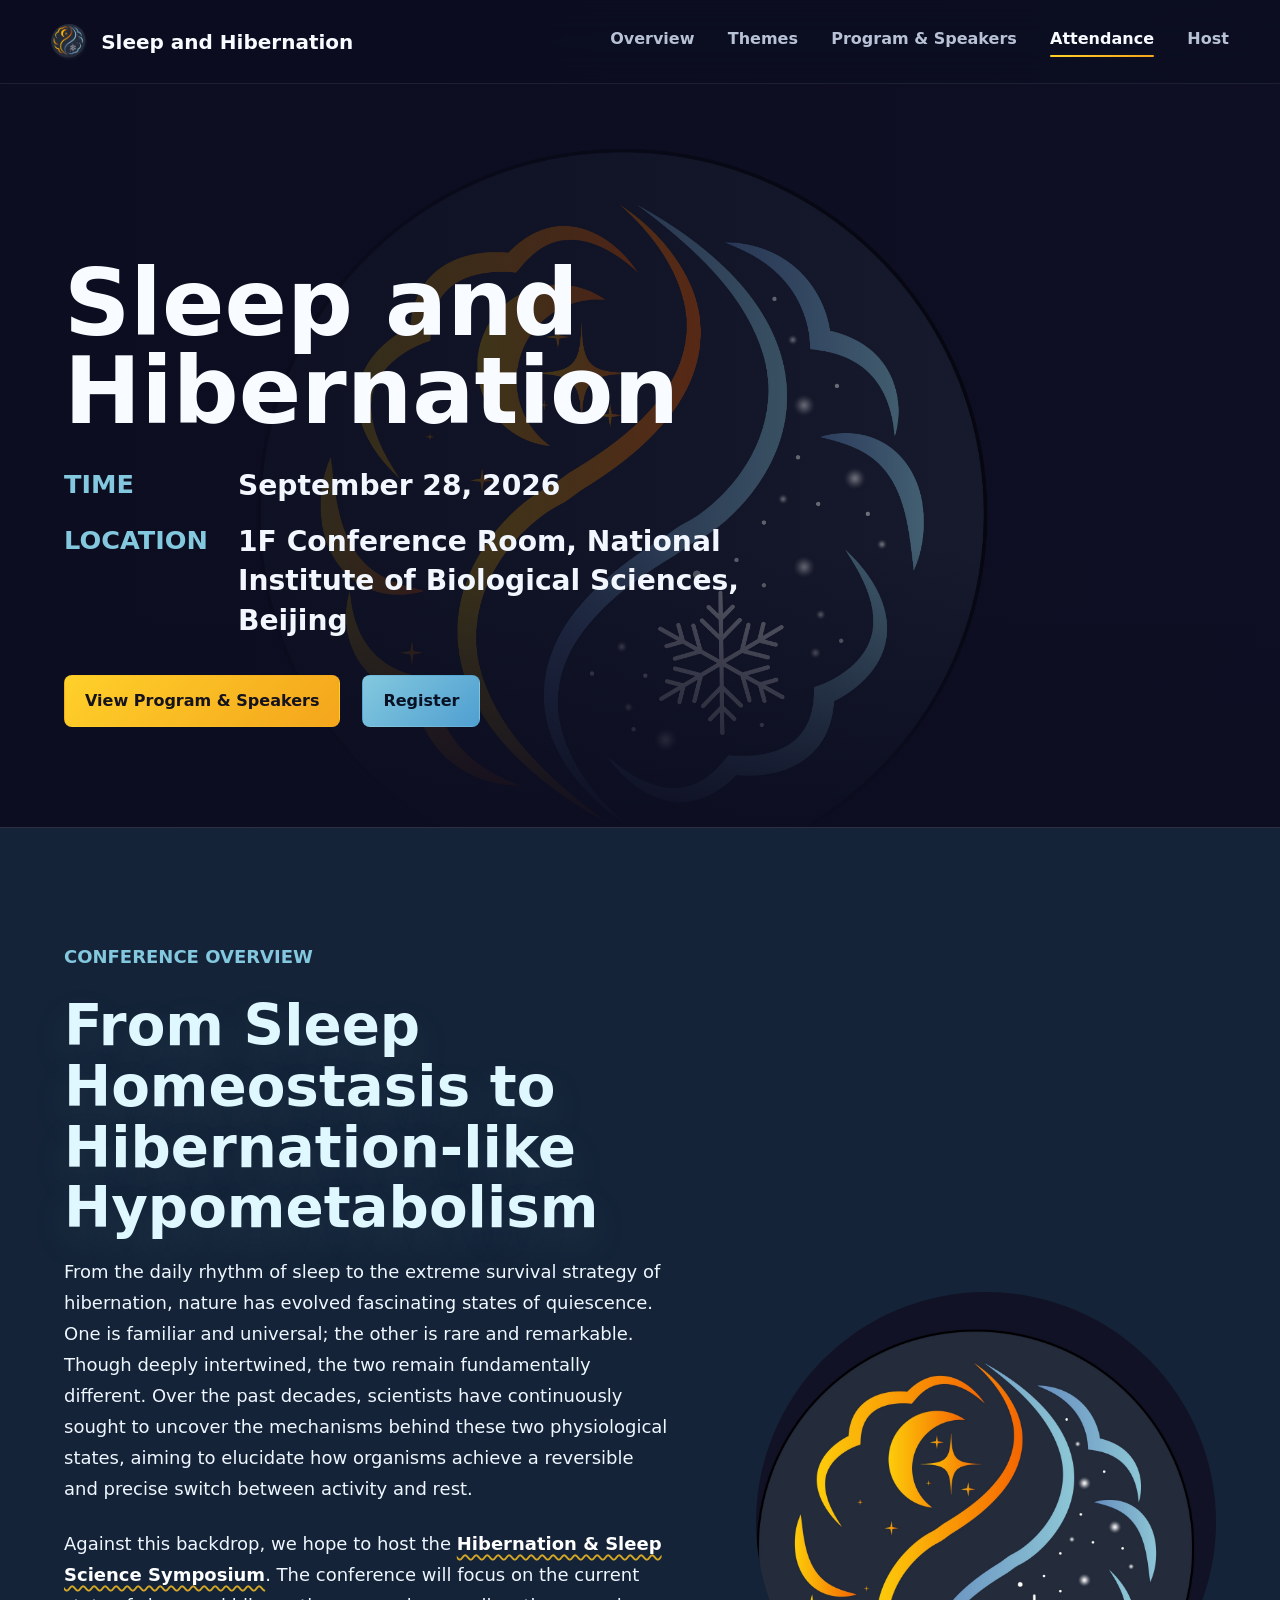
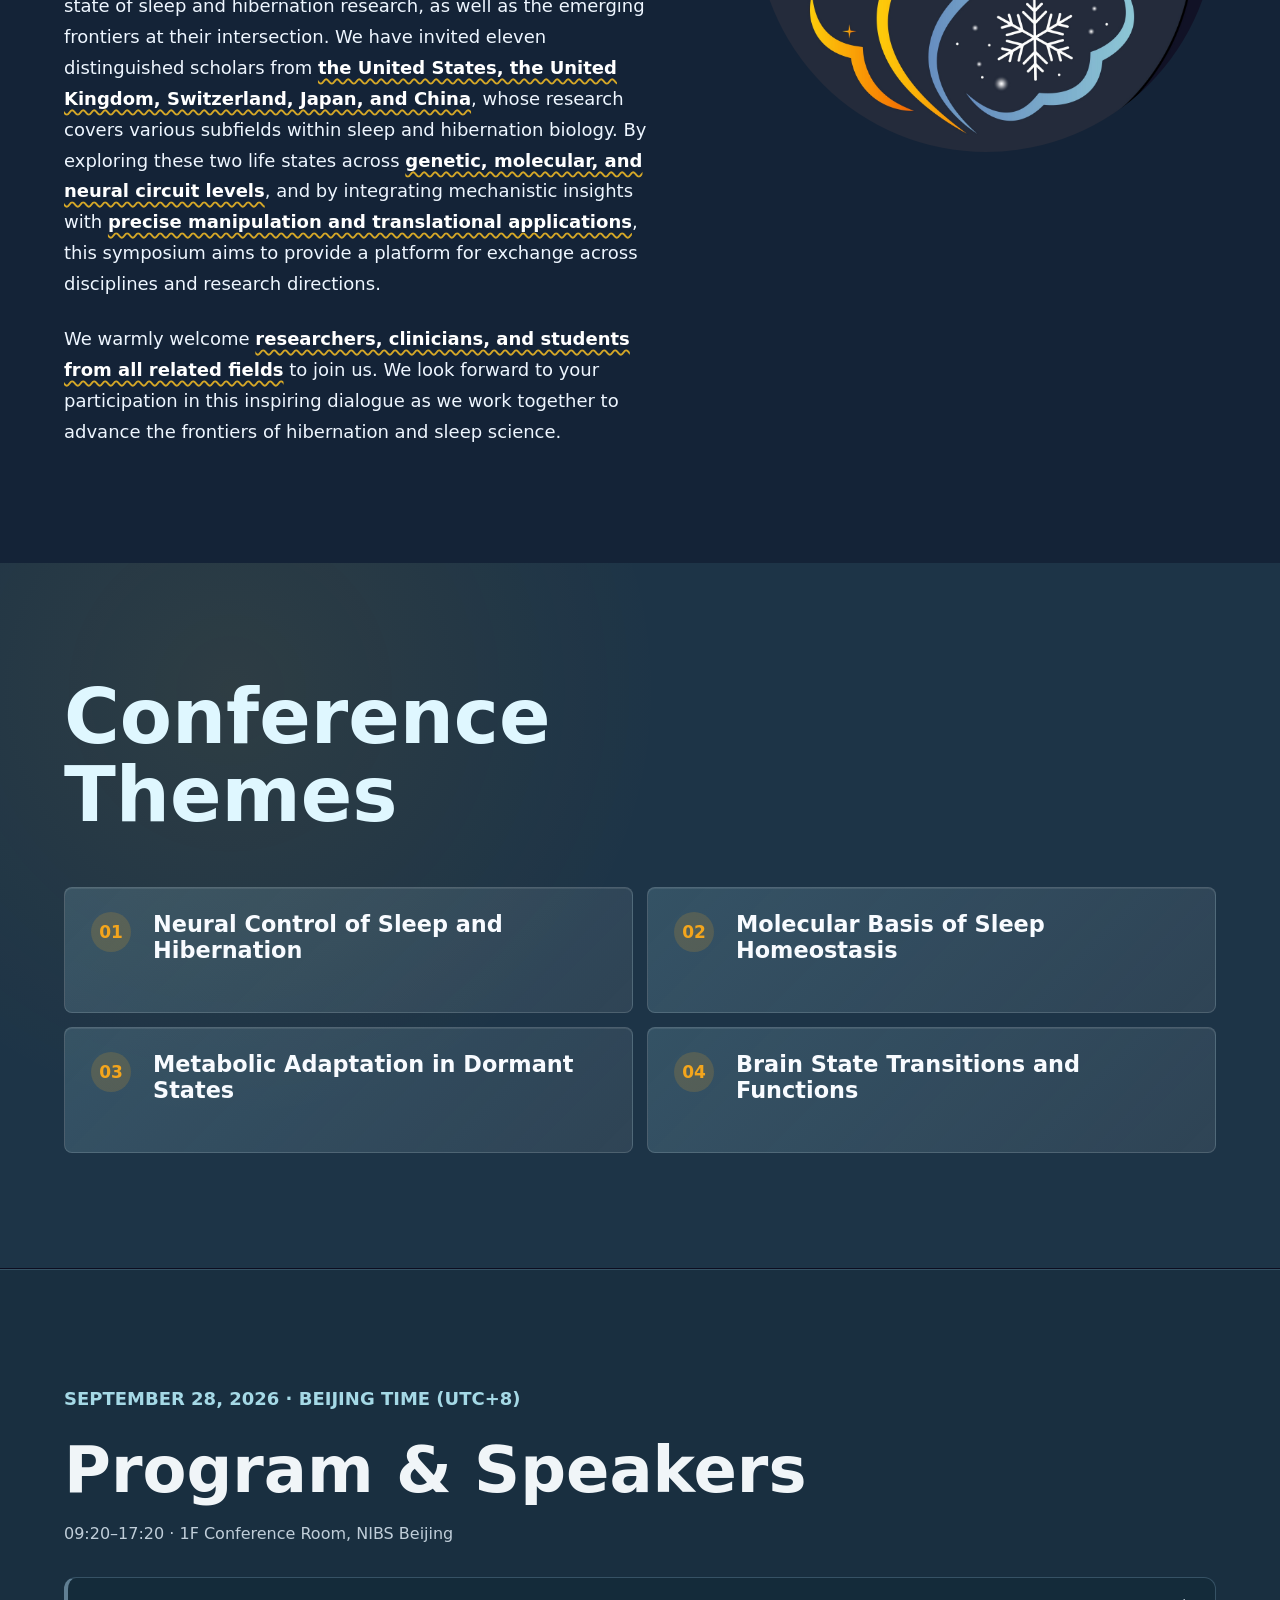
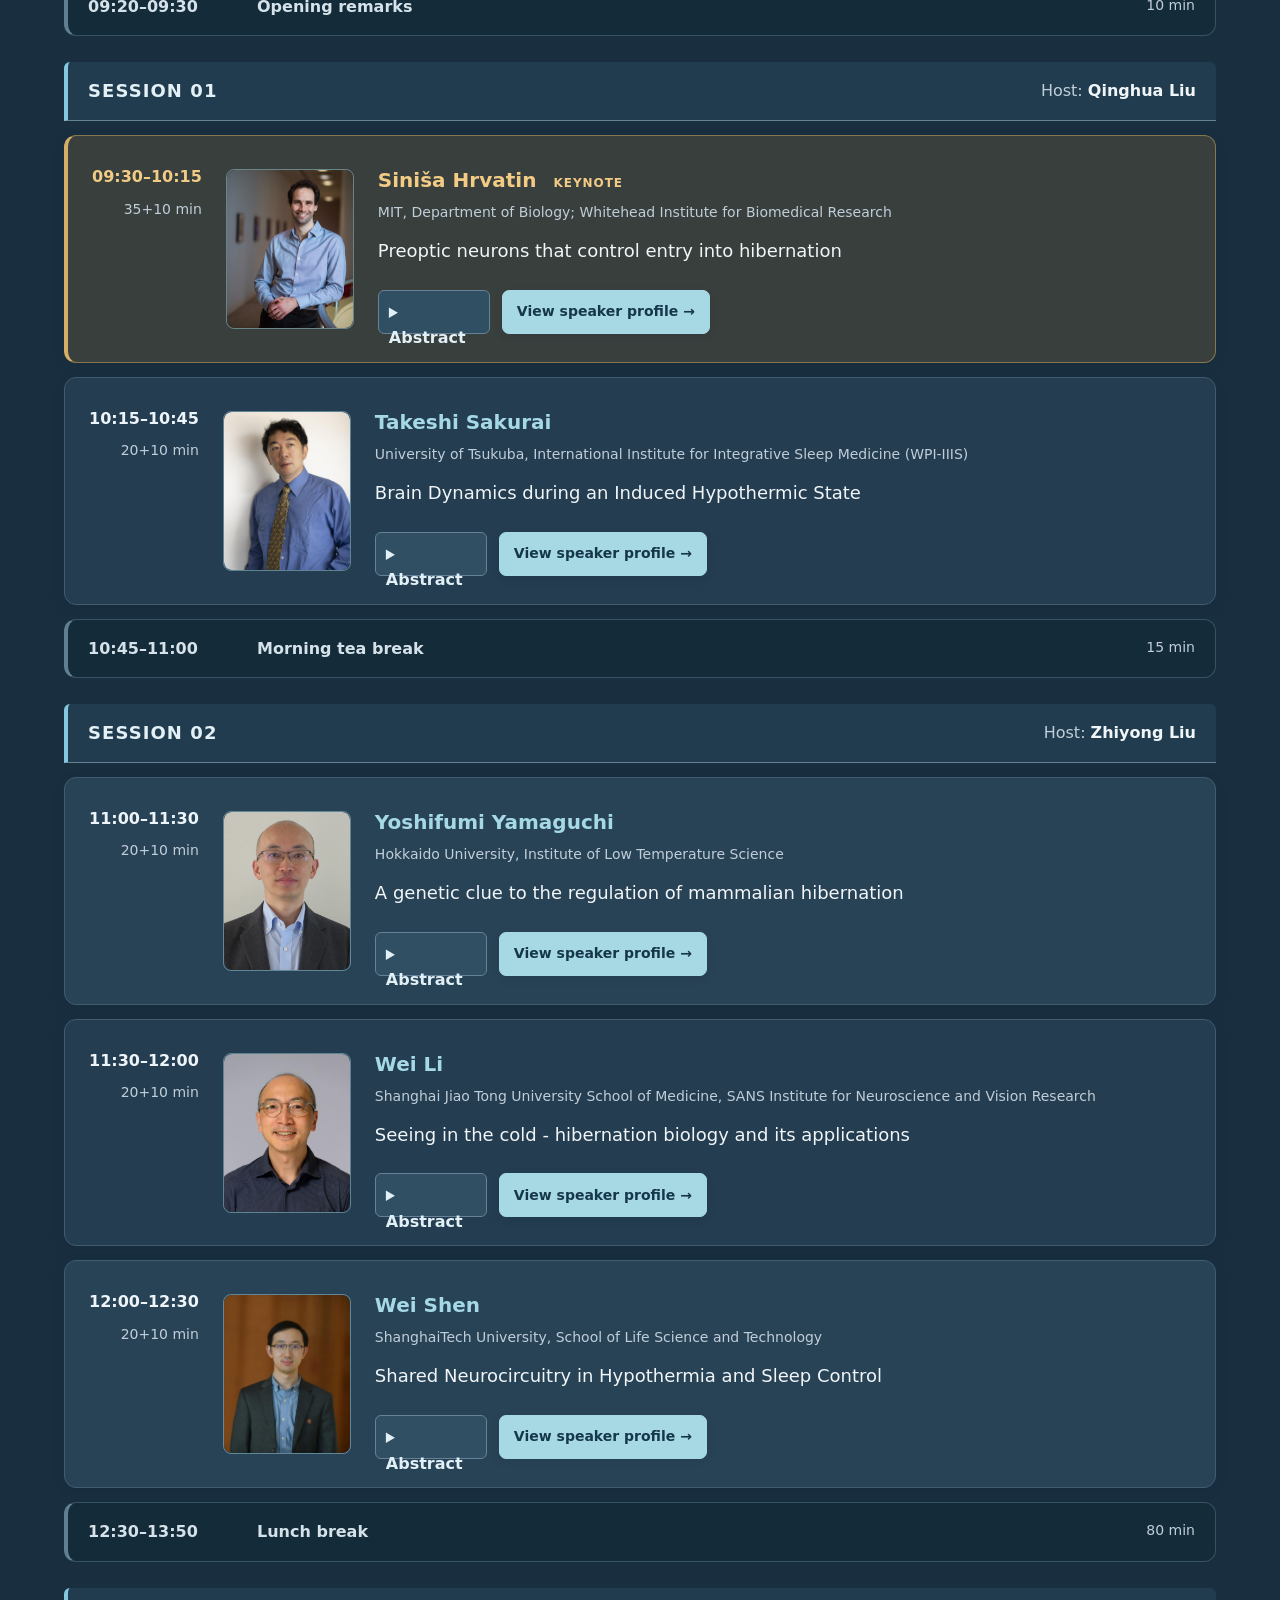
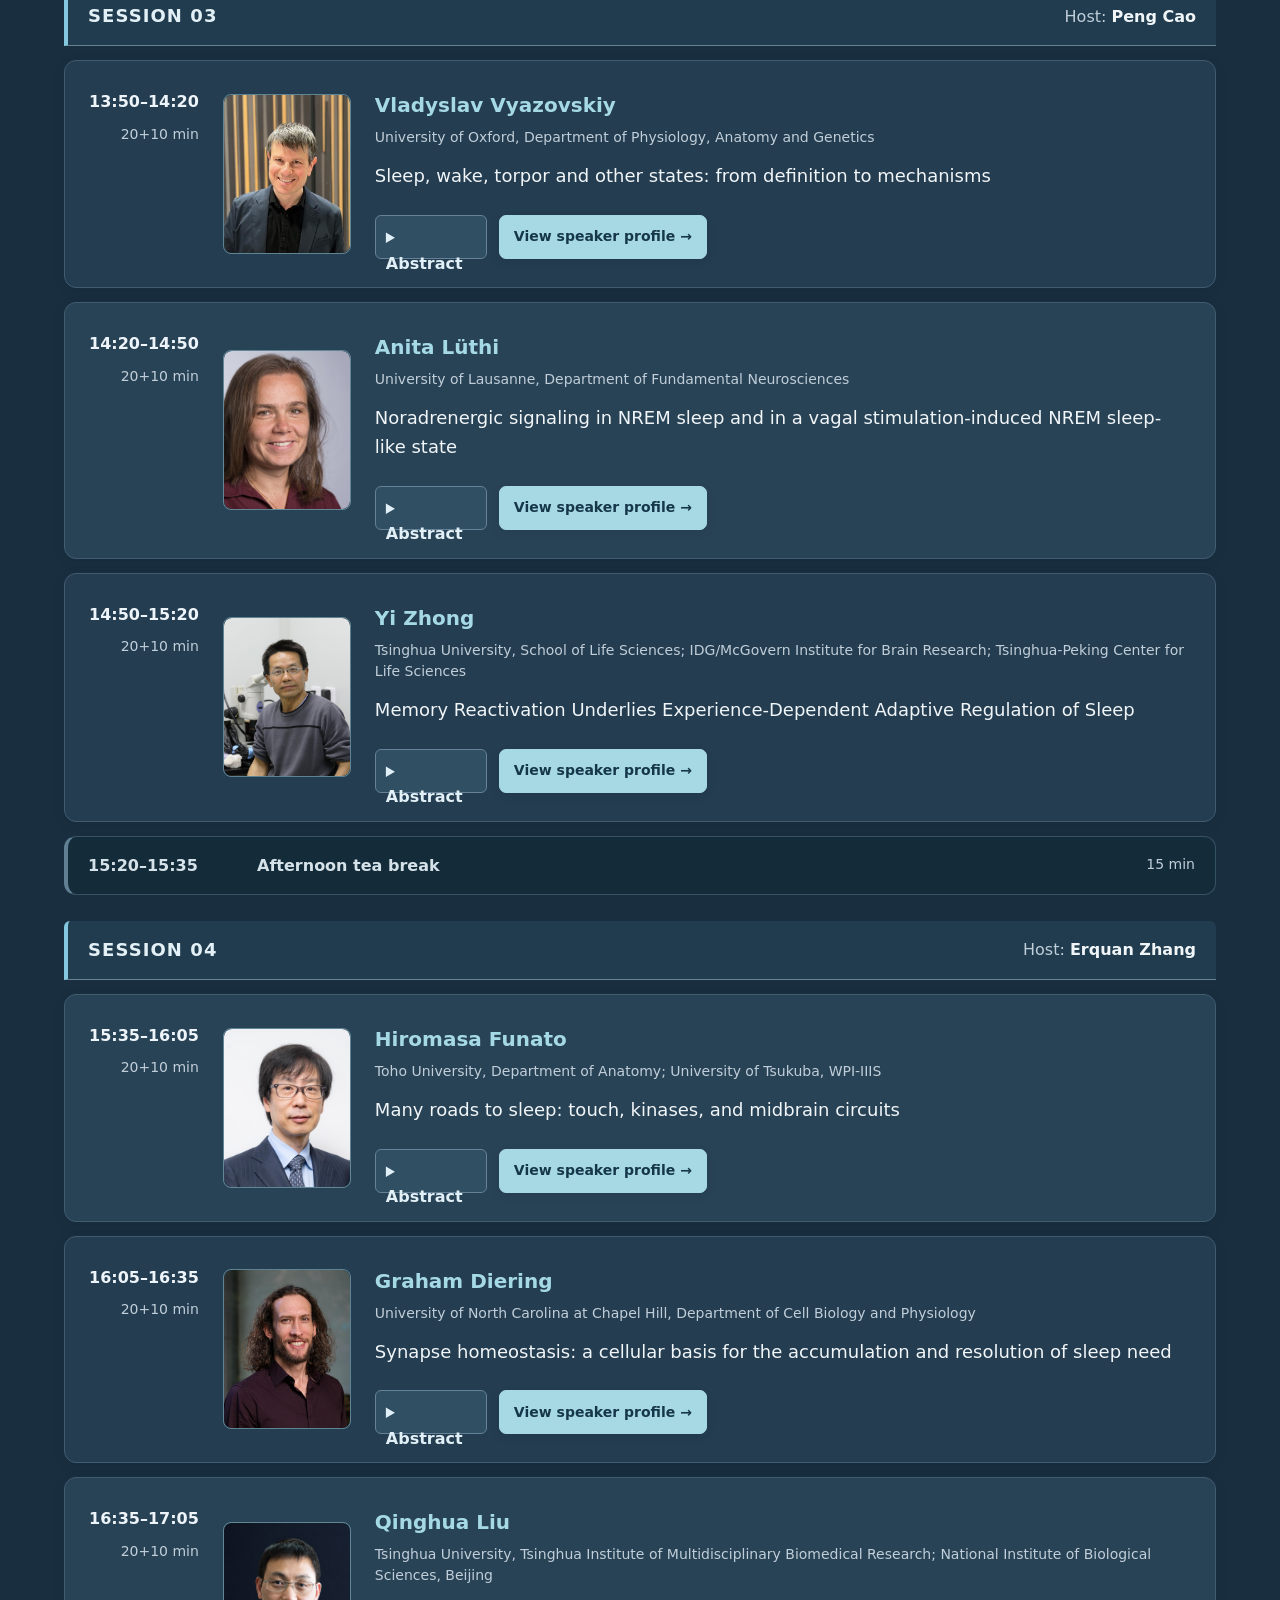
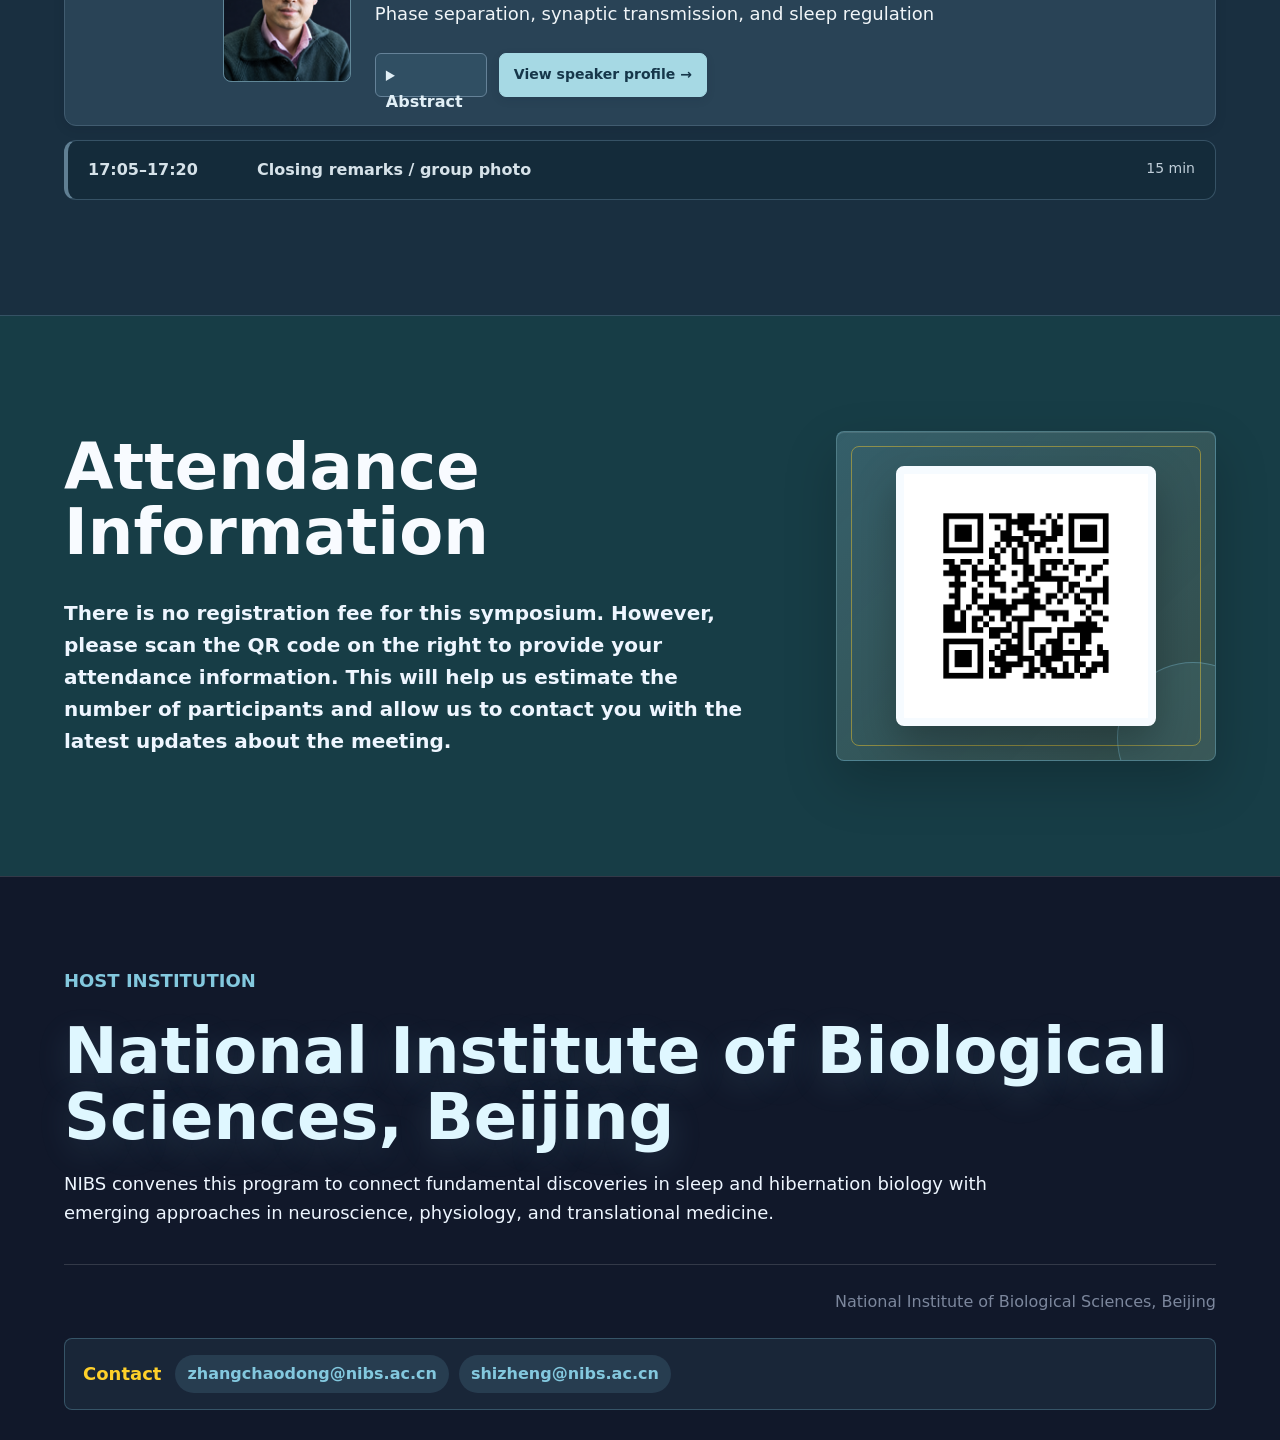
<file: index.html>
<!doctype html>
<html lang="en">
  <head>
    <meta charset="utf-8">
    <meta name="viewport" content="width=device-width, initial-scale=1">
    <title>Sleep and Hibernation | Academic Conference</title>
    <meta name="description" content="Sleep and Hibernation academic conference speaker introduction website.">
    <link rel="icon" href="assets/sleep-hibernation-logo.jpg">
    <link rel="stylesheet" href="styles.css">
  </head>
  <body>
    <header class="site-header" aria-label="Main navigation">
      <a class="brand" href="#top" aria-label="Sleep and Hibernation home">
        <span class="brand-mark"></span>
        <span>Sleep and Hibernation</span>
      </a>
      <nav class="nav-links" aria-label="Section navigation">
        <a href="#overview">Overview</a>
        <a href="#themes">Themes</a>
        <a href="#schedule">Program &amp; Speakers</a>
        <a href="#attendance">Attendance</a>
        <a href="#host">Host</a>
      </nav>
      <button class="nav-toggle" type="button" aria-label="Open menu" aria-expanded="false" aria-controls="mobile-menu">
        <span></span><span></span><span></span>
      </button>
    </header>

    <div class="mobile-menu" id="mobile-menu" hidden>
      <a href="#overview">Overview</a>
      <a href="#themes">Themes</a>
      <a href="#schedule">Program &amp; Speakers</a>
      <a href="#attendance">Attendance</a>
      <a href="#host">Host</a>
    </div>

    <main id="top">
      <section class="hero" aria-labelledby="hero-title">
        <div class="hero-media" aria-hidden="true">
          <img src="assets/sleep-hibernation-logo.jpg" alt="">
        </div>
        <div class="hero-panel">
          <div class="hero-copy">
            <h1 id="hero-title">Sleep and Hibernation</h1>
            <dl class="hero-details" aria-label="Conference time and location">
              <div>
                <dt>Time</dt>
                <dd>September 28, 2026</dd>
              </div>
              <div>
                <dt>Location</dt>
                <dd>1F Conference Room, National Institute of Biological Sciences, Beijing</dd>
              </div>
            </dl>
            <div class="hero-actions" aria-label="Primary links">
              <a class="button primary" href="#schedule">View Program &amp; Speakers</a>
              <a class="button register" href="#attendance">Register</a>
            </div>
          </div>
        </div>
      </section>

      <section id="overview" class="section intro-section">
        <div class="section-kicker">Conference Overview</div>
        <div class="intro-grid">
          <div class="intro-main">
            <h2>From Sleep Homeostasis to Hibernation-like Hypometabolism</h2>
            <div class="intro-copy">
              <p>
                From the daily rhythm of sleep to the extreme survival strategy of hibernation,
                nature has evolved fascinating states of quiescence. One is familiar and
                universal; the other is rare and remarkable. Though deeply intertwined, the two
                remain fundamentally different. Over the past decades, scientists have
                continuously sought to uncover the mechanisms behind these two physiological
                states, aiming to elucidate how organisms achieve a reversible and precise switch
                between activity and rest.
              </p>
              <p>
                Against this backdrop, we hope to host the <strong>Hibernation &amp; Sleep Science
                Symposium</strong>. The conference will focus on the current state of sleep and
                hibernation research, as well as the emerging frontiers at their intersection. We
                have invited eleven distinguished scholars from <strong>the United States, the United Kingdom, Switzerland,
                Japan, and China</strong>, whose research covers various subfields within sleep
                and hibernation biology. By exploring these two life states across <strong>genetic,
                molecular, and neural circuit levels</strong>, and by integrating mechanistic
                insights with <strong>precise manipulation and translational applications</strong>,
                this symposium aims to provide a platform for exchange across disciplines and
                research directions.
              </p>
              <p>
                We warmly welcome <strong>researchers, clinicians, and students from all related
                fields</strong> to join us. We look forward to your participation in this
                inspiring dialogue as we work together to advance the frontiers of hibernation
                and sleep science.
              </p>
            </div>
          </div>
          <aside class="overview-panel" aria-label="Conference highlights">
            <div class="overview-panel-media">
              <img src="assets/conference-emblem-logo.jpg" alt="Sleep and Hibernation conference mark">
            </div>
          </aside>
        </div>
      </section>

      <section id="themes" class="section theme-section">
        <h2>Conference Themes</h2>
        <div class="theme-grid">
          <article class="theme-card">
            <span>01</span>
            <h3>Neural Control of Sleep and Hibernation</h3>
          </article>
          <article class="theme-card">
            <span>02</span>
            <h3>Molecular Basis of Sleep Homeostasis</h3>
          </article>
          <article class="theme-card">
            <span>03</span>
            <h3>Metabolic Adaptation in Dormant States</h3>
          </article>
          <article class="theme-card">
            <span>04</span>
            <h3>Brain State Transitions and Functions</h3>
          </article>
        </div>
      </section>

      <section id="schedule" class="section schedule-section" aria-labelledby="schedule-title">
        <div class="section-kicker">September 28, 2026 · Beijing time (UTC+8)</div>
        <span id="speakers" class="program-anchor" aria-hidden="true"></span>
        <h2 id="schedule-title">Program &amp; Speakers</h2>
        <p class="schedule-intro">09:20–17:20 · 1F Conference Room, NIBS Beijing</p>
        <ol class="schedule-list">
          <li class="schedule-row schedule-break">
            <span class="schedule-time">09:20–09:30</span>
            <div class="schedule-detail">
              <strong>Opening remarks</strong>
            </div>
            <span class="schedule-duration">10 min</span>
          </li>
          <li class="program-session" id="session-01">
            <h3>Session 01</h3>
            <p>Host: <strong>Qinghua Liu</strong></p>
          </li>
          <li class="schedule-row program-talk schedule-keynote" id="talk-sinisa-hrvatin">
            <div class="program-time"><span class="schedule-time">09:30–10:15</span><span class="schedule-duration">35+10 min</span></div>
            <a class="program-portrait" href="speaker.html?id=sinisa-hrvatin" aria-label="View Siniša Hrvatin profile"><img src="assets/sinisa-hrvatin-updated.jpg" class="portrait-sinisa" alt="Siniša Hrvatin portrait" loading="lazy"></a>
            <div class="schedule-detail">
              <a href="speaker.html?id=sinisa-hrvatin">Siniša Hrvatin</a>
              <span class="schedule-badge">Keynote</span>
              <span class="schedule-affiliation">MIT, Department of Biology; Whitehead Institute for Biomedical Research</span>
              <p class="program-title">Preoptic neurons that control entry into hibernation</p>
            </div>
            <div class="schedule-detail program-actions">
              <details class="program-abstract">
                <summary>Abstract</summary>
                <div class="program-abstract-copy"><p>Evolution of seasonal hibernation has enabled mammals to survive harsh conditions by entering a state of prolonged hypometabolism and hypothermia with body temperatures as low as 0-4°C. Despite decades of physiological studies, the genetic tools to study hibernation have remained limited and the mechanisms that induce hibernation entry are still unknown. Focusing on the brain, we map state-dependent neuronal activity across the hibernation cycle in Syrian hamsters and identify the hypothalamic anterior preoptic area (aPOA) as a key regulator of hibernation entry. Single-nucleus RNA and chromatin profiling provided a map of neuronal populations present in the hamster POA and enabled the discovery and design of an enhancer AAV that selectively targets hibernation-associated aPOA subpopulations. Using this genetic approach, we show that Samd3-positive aPOA glutamatergic neurons are necessary for entry into hibernation and that their activation is sufficient to induce a prolonged hypothermic state with associated nesting behavior. Together, we identify a key neuronal population that controls entry into hibernation, opening new avenues for investigating and manipulating the metabolic and physiological mechanisms underlying this extreme state of “suspended animation” and its potential applications in aging and disease.</p></div>
              </details>
              <a class="program-profile-link" href="speaker.html?id=sinisa-hrvatin">View speaker profile →</a>
            </div>
          </li>
          <li class="schedule-row program-talk" id="talk-takeshi-sakurai">
            <div class="program-time"><span class="schedule-time">10:15–10:45</span><span class="schedule-duration">20+10 min</span></div>
            <a class="program-portrait" href="speaker.html?id=takeshi-sakurai" aria-label="View Takeshi Sakurai profile"><img src="assets/takeshi-sakurai.jpeg" class="portrait-takeshi" alt="Takeshi Sakurai portrait" loading="lazy"></a>
            <div class="schedule-detail">
              <a href="speaker.html?id=takeshi-sakurai">Takeshi Sakurai</a>
              <span class="schedule-affiliation">University of Tsukuba, International Institute for Integrative Sleep Medicine (WPI-IIIS)</span>
              <p class="program-title">Brain Dynamics during an Induced Hypothermic State</p>
            </div>
            <div class="schedule-detail program-actions">
              <details class="program-abstract">
                <summary>Abstract</summary>
                <div class="program-abstract-copy"><p>Q neuron-induced hypothermic/hypometabolic state (QIH) is a reversible hibernation-like state characterized by profound reductions in body temperature and energy expenditure in non-hibernating mammals. However, whether the brain during QIH represents an extreme form of sleep, a generalized suppression of neuronal activity, or a distinct mode of neural organization remains unclear. In this talk, I will discuss our recent findings on brain activity during QIH, focusing on cortical dynamics, sleep-state organization, and circadian timekeeping. By combining optogenetic induction of QIH with chronic high-density recordings from the medial prefrontal cortex, we found that QIH is not a homogeneous inactive state, but instead consists of internally structured substates with spectral and spiking properties distinct from wakefulness, NREM sleep, and REM sleep. In particular, cortical activity during QIH lacks the synchronized slow oscillations typical of NREM sleep, and REM-like episodes are absent, followed by rebound of REM sleep after recovery. At the same time, neuronal activity in the suprachiasmatic nucleus retains a low-amplitude circadian oscillation despite markedly reduced brain temperature. These findings suggest that QIH is neither deep sleep nor neuronal shutdown, but a unique brain state in which cortical networks are reorganized while selected regulatory functions remain operational.</p></div>
              </details>
              <a class="program-profile-link" href="speaker.html?id=takeshi-sakurai">View speaker profile →</a>
            </div>
          </li>
          <li class="schedule-row schedule-break">
            <span class="schedule-time">10:45–11:00</span>
            <div class="schedule-detail">
              <strong>Morning tea break</strong>
            </div>
            <span class="schedule-duration">15 min</span>
          </li>
          <li class="program-session" id="session-02">
            <h3>Session 02</h3>
            <p>Host: <strong>Zhiyong Liu</strong></p>
          </li>
          <li class="schedule-row program-talk" id="talk-yoshifumi-yamaguchi">
            <div class="program-time"><span class="schedule-time">11:00–11:30</span><span class="schedule-duration">20+10 min</span></div>
            <a class="program-portrait" href="speaker.html?id=yoshifumi-yamaguchi" aria-label="View Yoshifumi Yamaguchi profile"><img src="assets/yoshifumi-yamaguchi-updated.jpg" class="" alt="Yoshifumi Yamaguchi portrait" loading="lazy"></a>
            <div class="schedule-detail">
              <a href="speaker.html?id=yoshifumi-yamaguchi">Yoshifumi Yamaguchi</a>
              <span class="schedule-affiliation">Hokkaido University, Institute of Low Temperature Science</span>
              <p class="program-title">A genetic clue to the regulation of mammalian hibernation</p>
            </div>
            <div class="schedule-detail program-actions">
              <details class="program-abstract">
                <summary>Abstract</summary>
                <div class="program-abstract-copy"><p>Hibernation is a survival strategy for seasonal changes in the environment to reduce basal metabolism and thermogenesis, thereby exhibiting torpor, a very low body temperature state outside the homeothermic range of the animal. Such heterothermic features are observed in at least 10 % of species across mammalian clades, and the evolutionary origin of heterothermy remains a matter of debate. To address the mechanisms and origins of heterothermy and hibernation, it is crucial to identify the genes necessary for these traits. However, little is known about the genetic regulation of hibernation, as addressing the causal relationship between hibernation and genes is challenging. Through unbiased expression screening, we found that cold resistance observed in the Syrian hamster (Mesocricetus auratus), a mammalian hibernator, is dependent on GPX4, an enzyme essential for cellular defence against lipid peroxidation. We also found that one of the differentially expressed genes during hibernation is crucial for hibernation in this species by generating genome-edited hamsters lacking the gene. Analysis of hibernation patterns using mathematical modeling demonstrated that the mutant hamsters exhibited a shortened period of torpor and an extended period of arousal, suggesting that the gene is involved in the balance between torpor and arousal during hibernation. These results provide genetic evidence for the regulation of hibernation, which could be the basis for understanding the mechanisms and origins of hibernation across distinct mammals.</p></div>
              </details>
              <a class="program-profile-link" href="speaker.html?id=yoshifumi-yamaguchi">View speaker profile →</a>
            </div>
          </li>
          <li class="schedule-row program-talk" id="talk-wei-li">
            <div class="program-time"><span class="schedule-time">11:30–12:00</span><span class="schedule-duration">20+10 min</span></div>
            <a class="program-portrait" href="speaker.html?id=wei-li" aria-label="View Wei Li profile"><img src="assets/wei-li.jpeg" class="" alt="Wei Li portrait" loading="lazy"></a>
            <div class="schedule-detail">
              <a href="speaker.html?id=wei-li">Wei Li</a>
              <span class="schedule-affiliation">Shanghai Jiao Tong University School of Medicine, SANS Institute for Neuroscience and Vision Research</span>
              <p class="program-title">Seeing in the cold - hibernation biology and its applications</p>
            </div>
            <div class="schedule-detail program-actions">
              <details class="program-abstract">
                <summary>Abstract</summary>
                <div class="program-abstract-copy"><p>Leveraging the unique attributes of the ground squirrel, particularly its winter hibernation habits, allows us to explore remarkable aspects of its biology and the adaptations induced by hibernation. In this seminar, I will discuss how the visual system undergoes changes during hibernation and examine the adaptive processes that occur within the ground squirrel's visual system during this period. Our research into these mechanisms aims not only to address fundamental questions about this fascinating biological phenomenon but also to uncover potential therapeutic strategies for treating injuries and diseases of the visual system, conditions often linked with metabolic stress.</p></div>
              </details>
              <a class="program-profile-link" href="speaker.html?id=wei-li">View speaker profile →</a>
            </div>
          </li>
          <li class="schedule-row program-talk" id="talk-wei-shen">
            <div class="program-time"><span class="schedule-time">12:00–12:30</span><span class="schedule-duration">20+10 min</span></div>
            <a class="program-portrait" href="speaker.html?id=wei-shen" aria-label="View Wei Shen profile"><img src="assets/wei-shen.jpg" class="" alt="Wei Shen portrait" loading="lazy"></a>
            <div class="schedule-detail">
              <a href="speaker.html?id=wei-shen">Wei Shen</a>
              <span class="schedule-affiliation">ShanghaiTech University, School of Life Science and Technology</span>
              <p class="program-title">Shared Neurocircuitry in Hypothermia and Sleep Control</p>
            </div>
            <div class="schedule-detail program-actions">
              <details class="program-abstract">
                <summary>Abstract</summary>
                <div class="program-abstract-copy"><p>Sleep is a fundamental physiological state that is closely coordinated with multiple homeostatic processes. Compared with wakefulness, sleep is consistently associated with reduced energy expenditure and a decline in core body temperature, suggesting an intimate interaction between the neural mechanisms controlling sleep and thermoregulation. Consistent with this idea, passive body warming, such as taking a warm bath or shower before bedtime, can facilitate sleep onset, in part by promoting subsequent heat dissipation and a decline in core body temperature. We investigated the shared neural mechanisms underlying sleep and body temperature regulation. Our previous work identified TRPC4-expressing neurons in the preoptic area as warm-sensitive neurons that detect increases in brain temperature and drive physiological responses to lower body temperature (Neuron, 2023). Here, we find that these TRPC4-expressing neurons are also critically involved in both hypothermia induction and sleep regulation. These findings reveal a shared neural substrate linking thermoregulation and sleep, providing new insight into how the brain coordinates distinct homeostatic states and suggesting potential neural targets for sleep modulation.</p></div>
              </details>
              <a class="program-profile-link" href="speaker.html?id=wei-shen">View speaker profile →</a>
            </div>
          </li>
          <li class="schedule-row schedule-break">
            <span class="schedule-time">12:30–13:50</span>
            <div class="schedule-detail">
              <strong>Lunch break</strong>
            </div>
            <span class="schedule-duration">80 min</span>
          </li>
          <li class="program-session" id="session-03">
            <h3>Session 03</h3>
            <p>Host: <strong>Peng Cao</strong></p>
          </li>
          <li class="schedule-row program-talk" id="talk-vladyslav-vyazovskiy">
            <div class="program-time"><span class="schedule-time">13:50–14:20</span><span class="schedule-duration">20+10 min</span></div>
            <a class="program-portrait" href="speaker.html?id=vladyslav-vyazovskiy" aria-label="View Vladyslav Vyazovskiy profile"><img src="assets/vladyslav-vyazovskiy.jpeg" class="" alt="Vladyslav Vyazovskiy portrait" loading="lazy"></a>
            <div class="schedule-detail">
              <a href="speaker.html?id=vladyslav-vyazovskiy">Vladyslav Vyazovskiy</a>
              <span class="schedule-affiliation">University of Oxford, Department of Physiology, Anatomy and Genetics</span>
              <p class="program-title">Sleep, wake, torpor and other states: from definition to mechanisms</p>
            </div>
            <div class="schedule-detail program-actions">
              <details class="program-abstract">
                <summary>Abstract</summary>
                <div class="program-abstract-copy"><p>The conventional view that waking and sleep are the predominant states in mammals, generated by subcortical circuitry, is far from complete. Furthermore, sleep and wakefulness are typically thought of as discrete global states, yet this view is increasingly outdated. Sleep-like neuronal activity can occur locally during waking, brief arousals are an integral part of the sleep process, and a broad range of pharmacological or transgenic manipulations can generate states that cannot be easily described using conventional terminology. I will discuss how such observations challenge categorical definitions of brain states and can help identify the mechanisms that generate them. I will start by presenting new data testing the emerging concept of cortical control of sleep, suggesting an important role for the neocortex. Next, I will discuss our recent experiments with the psychedelic 5-MeO-DMT, which demonstrate a striking dissociation between behavioural and cortical state: freely moving mice remain overtly awake while expressing prominent cortical slow waves. 5-MeO-DMT also suppresses REM sleep, followed by a delayed rebound, and alters the homeostatic response to sleep deprivation, suggesting that psychedelic action may involve sleep-regulatory mechanisms. In turn, dexmedetomidine, considered a potent sedative drug, surprisingly induces a deeply hypometabolic state with preserved locomotor activity and arousal. Likewise, while torpor is often viewed as a quiescent state, our data suggest that animals can move and respond to environmental stimuli even during profound hypometabolism. Finally, I will discuss the relationship between brain states and specific brain oscillations and their regulation. Sleep spindles, an oscillation characteristic of sleep, correlate with reduced responsiveness to auditory stimulation, while being exquisitely sensitive to sensory input and showing homeostatic regulation. Together, these findings provide a more nuanced view of how vigilance states are defined, their dynamics and regulation, and pave the way towards a new and more flexible taxonomy of states in neuroscience.</p></div>
              </details>
              <a class="program-profile-link" href="speaker.html?id=vladyslav-vyazovskiy">View speaker profile →</a>
            </div>
          </li>
          <li class="schedule-row program-talk" id="talk-anita-luthi">
            <div class="program-time"><span class="schedule-time">14:20–14:50</span><span class="schedule-duration">20+10 min</span></div>
            <a class="program-portrait" href="speaker.html?id=anita-luthi" aria-label="View Anita Lüthi profile"><img src="assets/anita-luthi.png" class="portrait-anita" alt="Anita Lüthi portrait" loading="lazy"></a>
            <div class="schedule-detail">
              <a href="speaker.html?id=anita-luthi">Anita Lüthi</a>
              <span class="schedule-affiliation">University of Lausanne, Department of Fundamental Neurosciences</span>
              <p class="program-title">Noradrenergic signaling in NREM sleep and in a vagal stimulation-induced NREM sleep-like state</p>
            </div>
            <div class="schedule-detail program-actions">
              <details class="program-abstract">
                <summary>Abstract</summary>
                <div class="program-abstract-copy"><p>The transition from wake to sleep involves an autonomic and thermoregulatory transformation that is vital for brain-body restoration. The vagus nerve carries information from the body's internal organs to the brain and contributes to autonomic regulation during sleep, but the physiological parameter space that it regulates remains poorly understood. We addressed this question by activating vagal sensory neurons in mice while simultaneously measuring sleep-wake states through EEG/EMG, heart rate, cortical and brain temperature. We also monitored the activity of the wake-promoting locus coeruleus and associated noradrenergic signaling, which is integral for sleep’s natural progression in non-rapid-eye-movement (NREM)-REM sleep cycles.</p><p>Activating vagal sensory neurons induced a state that resembled non-REM sleep, with dominant slow-wave brain activity and a marked reduction in REM sleep. At the same time, body and brain temperature decreased, while activity of the locus coeruleus unexpectedly increased to levels higher than the ones found in wakefulness. Restoring body temperature accelerated the return to normal sleep cycles, suggesting that cooling underlay the polysomnographic and neuronal activity correlates of this NREM sleep-like state.</p><p>These findings show that vagal sensory signals can drive a NREM sleep-like state accompanied by coordinated changes in body physiology, while simultaneously maintaining activity in a major arousal system. This reveals an unexpected combination of sleep- and wake-associated features and suggests that vagal pathways may help regulate transitions between sleep and energy-conserving states such as torpor.</p></div>
              </details>
              <a class="program-profile-link" href="speaker.html?id=anita-luthi">View speaker profile →</a>
            </div>
          </li>
          <li class="schedule-row program-talk" id="talk-yi-zhong">
            <div class="program-time"><span class="schedule-time">14:50–15:20</span><span class="schedule-duration">20+10 min</span></div>
            <a class="program-portrait" href="speaker.html?id=yi-zhong" aria-label="View Yi Zhong profile"><img src="assets/yi-zhong-updated.jpg" class="portrait-yi" alt="Yi Zhong portrait" loading="lazy"></a>
            <div class="schedule-detail">
              <a href="speaker.html?id=yi-zhong">Yi Zhong</a>
              <span class="schedule-affiliation">Tsinghua University, School of Life Sciences; IDG/McGovern Institute for Brain Research; Tsinghua-Peking Center for Life Sciences</span>
              <p class="program-title">Memory Reactivation Underlies Experience-Dependent Adaptive Regulation of Sleep</p>
            </div>
            <div class="schedule-detail program-actions">
              <details class="program-abstract">
                <summary>Abstract</summary>
                <div class="program-abstract-copy"><p>Recent memories are consolidated during sleep via spontaneous reactivation. However, whether and how memory reactivation affects sleep dynamics remains unclear. By tracking and modulating memory activity during sleep, we reveal that negative memory reactivation promoted arousal, whereas positive memory supported sleep stability. This regulation was mediated by the reactivation of experience-specific hippocampus-amygdala engram circuits during sleep. In chronic stress models, negative memory reactivation promoted sleep disturbance, and targeted suppression of memory reactivation restored normal sleep. Our findings establish a memory-dependent sleep regulation in which memory reactivation engages downstream circuits responsive to specific memory content.</p></div>
              </details>
              <a class="program-profile-link" href="speaker.html?id=yi-zhong">View speaker profile →</a>
            </div>
          </li>
          <li class="schedule-row schedule-break">
            <span class="schedule-time">15:20–15:35</span>
            <div class="schedule-detail">
              <strong>Afternoon tea break</strong>
            </div>
            <span class="schedule-duration">15 min</span>
          </li>
          <li class="program-session" id="session-04">
            <h3>Session 04</h3>
            <p>Host: <strong>Erquan Zhang</strong></p>
          </li>
          <li class="schedule-row program-talk" id="talk-hiromasa-funato">
            <div class="program-time"><span class="schedule-time">15:35–16:05</span><span class="schedule-duration">20+10 min</span></div>
            <a class="program-portrait" href="speaker.html?id=hiromasa-funato" aria-label="View Hiromasa Funato profile"><img src="assets/hiromasa-funato.jpeg" class="" alt="Hiromasa Funato portrait" loading="lazy"></a>
            <div class="schedule-detail">
              <a href="speaker.html?id=hiromasa-funato">Hiromasa Funato</a>
              <span class="schedule-affiliation">Toho University, Department of Anatomy; University of Tsukuba, WPI-IIIS</span>
              <p class="program-title">Many roads to sleep: touch, kinases, and midbrain circuits</p>
            </div>
            <div class="schedule-detail program-actions">
              <details class="program-abstract">
                <summary>Abstract</summary>
                <div class="program-abstract-copy"><p>Sleep is shaped by diverse biological processes, ranging from sensory input and intracellular signaling to genetically defined neural circuits. A gentle maternal touch can calm infants and promote sleep, suggesting that somatosensory signals are able to engage sleep-promoting mechanisms. At the molecular level, sleep need is also regulated by phosphorylation-dependent pathways, including those involving the kinase SIK3. These observations raise a broader question: how are local molecular and cellular mechanisms integrated to organize global brain states? In this talk, I will discuss our forward genetic approaches to identifying molecules that regulate sleep architecture in mice. Among the genes identified through screening, NALCN emerged as a key regulator of sleep-state organization. NALCN encodes a sodium leak channel that contributes to neuronal excitability, and independent Nalcn mutant alleles showed distinct alterations in sleep properties. These findings indicate that ion conductance mechanisms can influence not only the quantity of sleep but also the stability and internal structure of sleep states. Because pathogenic variants in human NALCN cause severe neurodevelopmental disorders, this work also suggests a potential link between fundamental mechanisms of sleep regulation and normal brain development.</p><p>We further examined the anatomical substrate of this phenotype and found that cortical NALCN activity contributes, at least in part, to healthy expression of sleep architecture. Together with additional channel-related genes identified in our screen, these results support the idea that ion channels represent a major molecular class governing sleep regulation. More broadly, our studies illustrate how unbiased genetics can connect sensory experience, kinase signaling, neuronal excitability, and circuit mechanisms in the regulation of sleep.</p></div>
              </details>
              <a class="program-profile-link" href="speaker.html?id=hiromasa-funato">View speaker profile →</a>
            </div>
          </li>
          <li class="schedule-row program-talk" id="talk-graham-diering">
            <div class="program-time"><span class="schedule-time">16:05–16:35</span><span class="schedule-duration">20+10 min</span></div>
            <a class="program-portrait" href="speaker.html?id=graham-diering" aria-label="View Graham Diering profile"><img src="assets/graham-diering.jpeg" class="" alt="Graham Diering portrait" loading="lazy"></a>
            <div class="schedule-detail">
              <a href="speaker.html?id=graham-diering">Graham Diering</a>
              <span class="schedule-affiliation">University of North Carolina at Chapel Hill, Department of Cell Biology and Physiology</span>
              <p class="program-title">Synapse homeostasis: a cellular basis for the accumulation and resolution of sleep need</p>
            </div>
            <div class="schedule-detail program-actions">
              <details class="program-abstract">
                <summary>Abstract</summary>
                <div class="program-abstract-copy"><p>Daily sleep patterns are controlled by poorly understood interaction between the circadian rhythm (CR) and homeostatic sleep drive. Whether sleep/CR systems converge at the cellular level remains unknown. The CR is a cellular phenomenon. Emerging evidence indicates sleep need likewise has a cellular basis, localized to neuronal synapses. Indeed, efforts to understand the genetic basis of sleep need identified Homer1a, a regulator of synapse homeostasis. To develop further insight into daily sleep patterns, we conducted unbiased quantitative trait loci (QTL) mapping using diverse mice from the Collaborative Cross. 19 metrics of sleep/CR mapped to a QTL implicating a coordinated glutamatergic signaling network containing GRM5, a postsynaptic glutamate receptor and binding partner of Homer1a, and GCPII, a regulator of glutamate receptor GRM3. Our findings support a model in which synapses act as a cellular site for integration of circadian and sleep-need signals to regulate daily sleep patterns.</p></div>
              </details>
              <a class="program-profile-link" href="speaker.html?id=graham-diering">View speaker profile →</a>
            </div>
          </li>
          <li class="schedule-row program-talk" id="talk-qinghua-liu">
            <div class="program-time"><span class="schedule-time">16:35–17:05</span><span class="schedule-duration">20+10 min</span></div>
            <a class="program-portrait" href="speaker.html?id=qinghua-liu" aria-label="View Qinghua Liu profile"><img src="assets/qinghua-liu-updated.png" class="" alt="Qinghua Liu portrait" loading="lazy"></a>
            <div class="schedule-detail">
              <a href="speaker.html?id=qinghua-liu">Qinghua Liu</a>
              <span class="schedule-affiliation">Tsinghua University, Tsinghua Institute of Multidisciplinary Biomedical Research; National Institute of Biological Sciences, Beijing</span>
              <p class="program-title">Phase separation, synaptic transmission, and sleep regulation</p>
            </div>
            <div class="schedule-detail program-actions">
              <details class="program-abstract">
                <summary>Abstract</summary>
                <div class="program-abstract-copy"><p class="abstract-placeholder">Coming soon.</p></div>
              </details>
              <a class="program-profile-link" href="speaker.html?id=qinghua-liu">View speaker profile →</a>
            </div>
          </li>
          <li class="schedule-row schedule-break">
            <span class="schedule-time">17:05–17:20</span>
            <div class="schedule-detail">
              <strong>Closing remarks / group photo</strong>
            </div>
            <span class="schedule-duration">15 min</span>
          </li>
        </ol>
      </section>




      <section id="attendance" class="section attendance-section">
        <div class="attendance-copy">
          <h2>Attendance Information</h2>
          <p>
            There is no registration fee for this symposium. However, please scan the QR code
            on the right to provide your attendance information. This will help us estimate
            the number of participants and allow us to contact you with the latest updates
            about the meeting.
          </p>
        </div>
        <aside class="registration-card" aria-label="Registration QR code">
          <img class="registration-qr" src="assets/registration-qrcode.jpg" alt="Registration QR code">
        </aside>
      </section>
    </main>

    <footer id="host" class="site-footer">
      <div class="footer-host">
        <div class="section-kicker">Host Institution</div>
        <h2>National Institute of Biological Sciences, Beijing</h2>
        <p>
          NIBS convenes this program to connect fundamental discoveries in sleep and hibernation
          biology with emerging approaches in neuroscience, physiology, and translational medicine.
        </p>
      </div>
      <div class="footer-meta">
        <span>National Institute of Biological Sciences, Beijing</span>
        <span class="footer-contact">
          <strong>Contact</strong>
          <a href="mailto:zhangchaodong@nibs.ac.cn">zhangchaodong@nibs.ac.cn</a>
          <a href="mailto:shizheng@nibs.ac.cn">shizheng@nibs.ac.cn</a>
        </span>
      </div>
    </footer>

    <button class="to-top" id="to-top" type="button" aria-label="Back to top" hidden>↑</button>

    <script src="script.js"></script>
  </body>
</html>
</file>
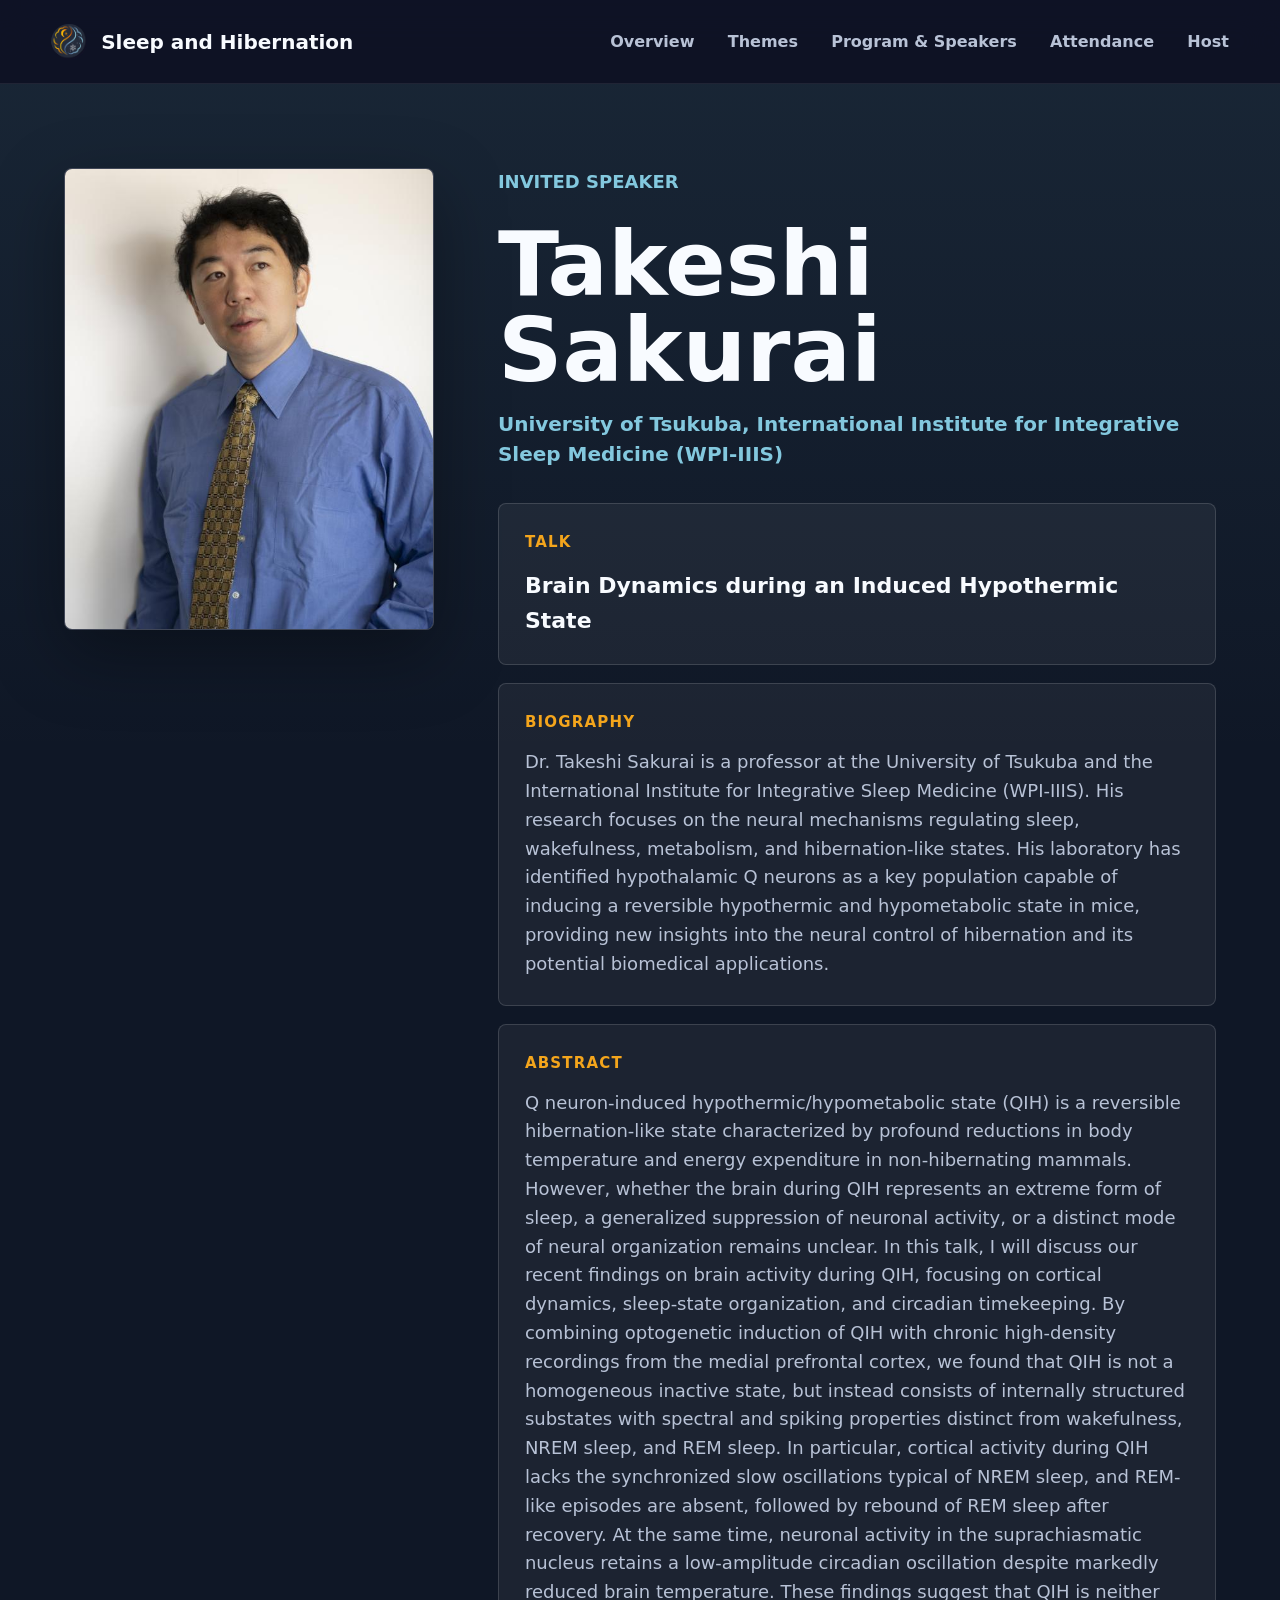
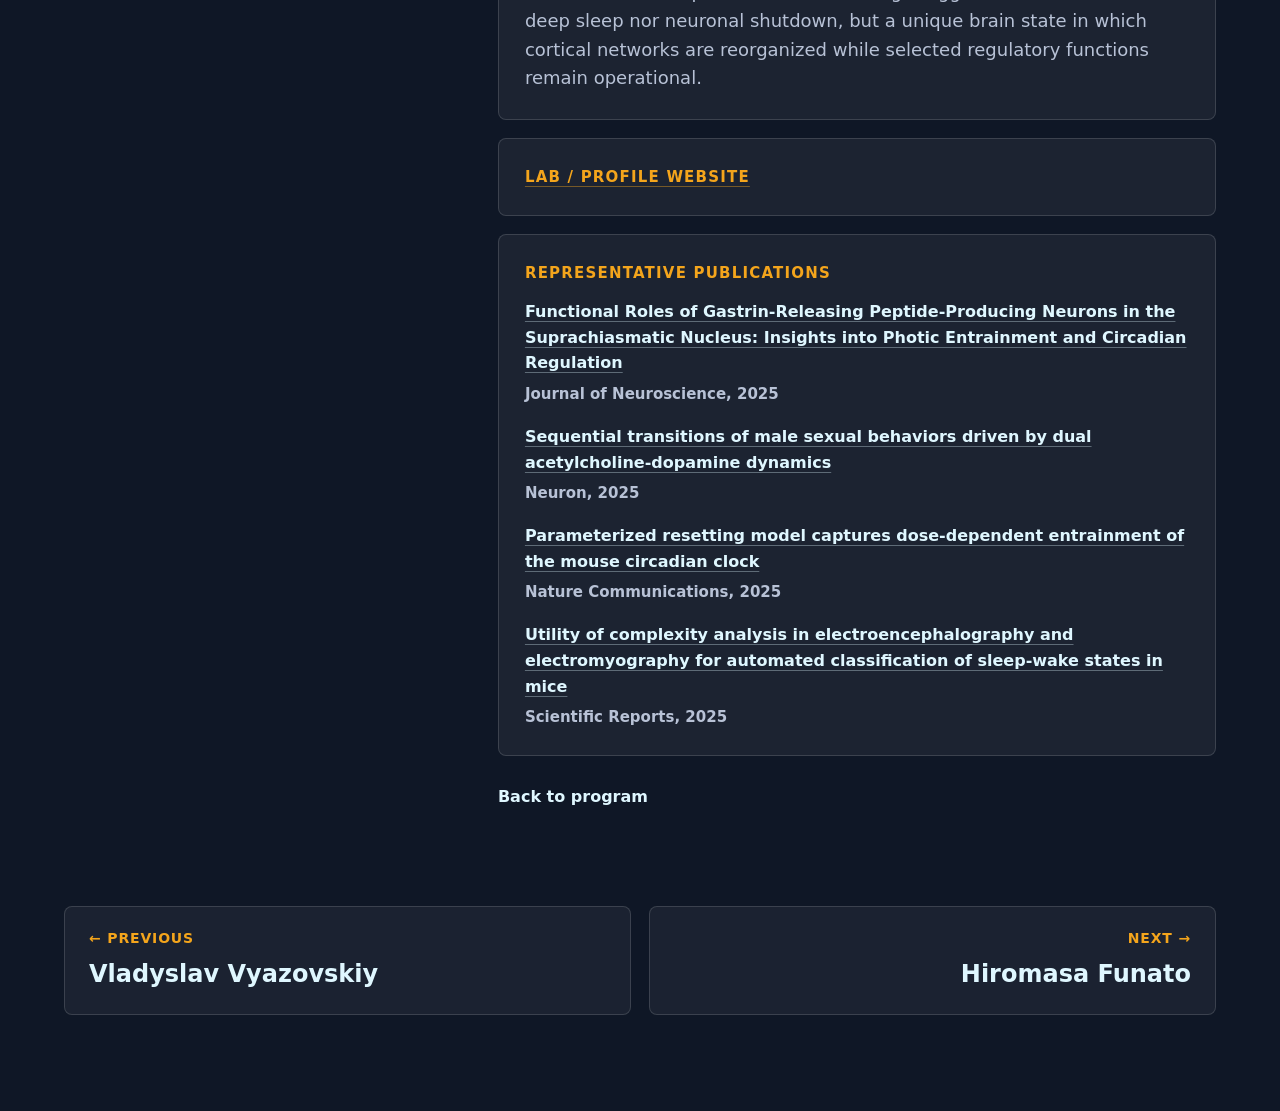
<file: speaker.html>
<!doctype html>
<html lang="en">
  <head>
    <meta charset="utf-8">
    <meta name="viewport" content="width=device-width, initial-scale=1">
    <title>Speaker Profile | Sleep and Hibernation</title>
    <meta name="description" content="Speaker profile for the Hibernation and Sleep Science Symposium.">
    <link rel="icon" href="assets/sleep-hibernation-logo.jpg">
    <link rel="stylesheet" href="styles.css">
  </head>
  <body>
    <header class="site-header" aria-label="Main navigation">
      <a class="brand" href="index.html#top" aria-label="Sleep and Hibernation home">
        <span class="brand-mark"></span>
        <span>Sleep and Hibernation</span>
      </a>
      <nav class="nav-links" aria-label="Section navigation">
        <a href="index.html#overview">Overview</a>
        <a href="index.html#themes">Themes</a>
        <a href="index.html#schedule">Program &amp; Speakers</a>
        <a href="index.html#attendance">Attendance</a>
        <a href="index.html#host">Host</a>
      </nav>
      <button class="nav-toggle" type="button" aria-label="Open menu" aria-expanded="false" aria-controls="mobile-menu">
        <span></span><span></span><span></span>
      </button>
    </header>

    <div class="mobile-menu" id="mobile-menu" hidden>
      <a href="index.html#overview">Overview</a>
      <a href="index.html#themes">Themes</a>
      <a href="index.html#schedule">Program &amp; Speakers</a>
      <a href="index.html#attendance">Attendance</a>
      <a href="index.html#host">Host</a>
    </div>

    <main class="profile-main">
      <section class="profile-hero" aria-labelledby="profile-name">
        <figure class="profile-photo">
          <img id="profile-image" src="assets/sleep-hibernation-logo.jpg" alt="">
        </figure>
        <div class="profile-content">
          <p id="profile-role" class="section-kicker">Invited Speaker</p>
          <h1 id="profile-name">Speaker Profile</h1>
          <p id="profile-affiliation" class="profile-affiliation"></p>
          <div class="profile-talk">
            <span>Talk</span>
            <p id="profile-talk">To be announced</p>
          </div>
          <div class="profile-bio">
            <span>Biography</span>
            <p id="profile-bio"></p>
          </div>
          <div class="profile-abstract">
            <span>Abstract</span>
            <div id="profile-abstract" class="profile-abstract-copy"></div>
          </div>
          <div class="profile-links">
            <a id="profile-website" class="profile-section-link" href="#" target="_blank" rel="noreferrer">Lab / Profile Website</a>
            <a id="profile-email" class="profile-section-link" hidden></a>
          </div>
          <div class="profile-publications">
            <span>Representative Publications</span>
            <ul id="profile-publications"></ul>
          </div>
          <a class="profile-back" href="index.html#schedule">Back to program</a>
        </div>
      </section>

      <nav class="profile-pager" aria-label="Speaker navigation">
        <a class="pager-link pager-prev" id="pager-prev" href="#">
          <span class="pager-dir">← Previous</span>
          <span class="pager-name"></span>
        </a>
        <a class="pager-link pager-next" id="pager-next" href="#">
          <span class="pager-dir">Next →</span>
          <span class="pager-name"></span>
        </a>
      </nav>
    </main>

    <button class="to-top" id="to-top" type="button" aria-label="Back to top" hidden>↑</button>

    <script src="script.js"></script>
    <script src="speaker.js"></script>
  </body>
</html>
</file>
<file: styles.css>
:root {
  color-scheme: dark;
  --ink: #f8fbff;
  --muted: #b8c2d6;
  --dim: #7c879d;
  --navy: #0c0d20;
  --panel: #171b2d;
  --line: rgba(255, 255, 255, 0.14);
  --amber: #f4a51c;
  --gold: #ffd02a;
  --blue: #83c8de;
  --ice: #dff7ff;
  --shadow: 0 24px 70px rgba(0, 0, 0, 0.34);
}

* {
  box-sizing: border-box;
}

html {
  scroll-behavior: smooth;
}

body {
  margin: 0;
  font-family: Inter, ui-sans-serif, system-ui, -apple-system, BlinkMacSystemFont, "Segoe UI", sans-serif;
  background: var(--navy);
  color: var(--ink);
  line-height: 1.6;
}

img {
  max-width: 100%;
  display: block;
}

a {
  color: inherit;
  text-decoration: none;
}

.site-header {
  position: fixed;
  z-index: 10;
  top: 0;
  left: 0;
  right: 0;
  display: flex;
  align-items: center;
  justify-content: space-between;
  min-height: 84px;
  padding: 18px clamp(24px, 4vw, 72px);
  border-bottom: 1px solid rgba(255, 255, 255, 0.08);
  background: rgba(12, 13, 32, 0.78);
  backdrop-filter: blur(18px);
}

.brand {
  display: inline-flex;
  align-items: center;
  gap: 14px;
  font-size: 20px;
  font-weight: 900;
  letter-spacing: 0;
}

.brand-mark {
  width: 36px;
  height: 36px;
  border-radius: 999px;
  border: 1px solid transparent;
  background: #12182a url("assets/conference-emblem-brand.jpg") center / 112% 112% no-repeat;
  box-shadow: none;
}

.nav-links {
  display: flex;
  gap: clamp(18px, 2.6vw, 38px);
  color: var(--muted);
  font-size: 16px;
  font-weight: 800;
}

.nav-links a {
  transition: color 180ms ease;
}

.nav-links a:hover {
  color: var(--ink);
}

.hero {
  position: relative;
  min-height: 92vh;
  display: grid;
  align-items: end;
  padding: 120px clamp(18px, 5vw, 72px) 8vh;
  overflow: hidden;
  border-bottom: 1px solid var(--line);
}

.hero-media {
  position: absolute;
  inset: 0;
}

.hero-media::after {
  content: "";
  position: absolute;
  inset: 0;
  background:
    linear-gradient(90deg, rgba(12, 13, 32, 0.96) 0%, rgba(12, 13, 32, 0.76) 45%, rgba(12, 13, 32, 0.36) 100%),
    linear-gradient(0deg, rgba(12, 13, 32, 0.92) 0%, rgba(12, 13, 32, 0) 34%);
}

.hero-media img {
  width: 100%;
  height: 100%;
  object-fit: cover;
  object-position: 58% center;
  filter: saturate(1.08) contrast(1.02);
}

.hero-panel {
  position: relative;
  display: grid;
  grid-template-columns: minmax(0, 860px) minmax(240px, 360px);
  gap: clamp(32px, 6vw, 96px);
  align-items: end;
  width: 100%;
  max-width: 1280px;
  transform: translateY(-28px);
}

.eyebrow,
.section-kicker {
  margin: 0 0 24px;
  color: var(--blue);
  font-size: clamp(18px, 1.4vw, 24px);
  font-weight: 900;
  letter-spacing: 0;
  text-transform: uppercase;
}

.eyebrow {
  margin-bottom: 16px;
  font-size: clamp(24px, 1.8vw, 32px);
}

h1,
h2,
h3,
p {
  margin-top: 0;
}

h1 {
  margin-bottom: 30px;
  max-width: 1220px;
  font-size: clamp(56px, 7.2vw, 112px);
  line-height: 0.96;
  letter-spacing: 0;
}

h2 {
  margin-bottom: 18px;
  font-size: clamp(34px, 5vw, 64px);
  line-height: 1.02;
  letter-spacing: 0;
}

h3 {
  margin-bottom: 10px;
  font-size: 24px;
  line-height: 1.15;
}

.hero-actions {
  display: flex;
  flex-wrap: wrap;
  gap: 22px;
}

.hero-details {
  display: grid;
  gap: 16px;
  max-width: 850px;
  margin: 0 0 34px;
}

.hero-details div {
  display: grid;
  grid-template-columns: 150px minmax(0, 1fr);
  gap: 24px;
  align-items: start;
}

.hero-details dt {
  color: var(--blue);
  font-size: clamp(21px, 2vw, 28px);
  font-weight: 900;
  letter-spacing: 0;
  line-height: 1.42;
  text-transform: uppercase;
}

.hero-details dd {
  margin: 0;
  color: #f2f7ff;
  font-size: clamp(22px, 2.2vw, 30px);
  font-weight: 800;
  line-height: 1.42;
}

.button {
  display: inline-flex;
  align-items: center;
  justify-content: center;
  min-height: 46px;
  padding: 12px 20px;
  border: 1px solid var(--line);
  border-radius: 8px;
  font-weight: 800;
  transition: transform 180ms ease, border-color 180ms ease, background 180ms ease;
}

.button:hover {
  transform: translateY(-2px);
}

.button.primary {
  border-color: transparent;
  background: linear-gradient(135deg, var(--gold), var(--amber));
  color: #15131d;
}

.button.secondary {
  background: rgba(255, 255, 255, 0.07);
}

.button.register {
  border-color: transparent;
  background: linear-gradient(135deg, #83c8de, #4f9fd1);
  color: #081225;
  box-shadow: none;
}

.button.register:hover {
  background: linear-gradient(135deg, #a6e3f0, #67add4);
  border-color: transparent;
}

.section {
  padding: clamp(64px, 9vw, 116px) clamp(18px, 5vw, 72px);
}

.section-heading {
  display: grid;
  grid-template-columns: minmax(0, 1.15fr) minmax(280px, 0.85fr);
  gap: clamp(28px, 5vw, 72px);
  align-items: end;
}

.intro-grid {
  display: grid;
  grid-template-columns: minmax(0, 1060px) minmax(380px, 480px);
  gap: clamp(44px, 5vw, 92px);
  align-items: center;
  justify-content: space-between;
}

.intro-section {
  background: #142337;
}

.intro-main h2 {
  max-width: 980px;
  color: var(--ice);
  font-family: inherit;
  font-size: clamp(34px, 4.4vw, 60px);
  line-height: 1.08;
  text-shadow: 0 16px 42px rgba(131, 200, 222, 0.12);
}

.intro-section p,
.host-copy p {
  max-width: 1040px;
  color: #eef6ff;
  font-size: 18px;
}

.intro-copy {
  max-width: 1040px;
}

.intro-copy p {
  margin-bottom: 24px;
  line-height: 1.72;
}

.intro-copy p:last-child {
  margin-bottom: 0;
}

.intro-copy strong {
  color: #ffffff;
  font-weight: 900;
  text-decoration-line: underline;
  text-decoration-style: wavy;
  text-decoration-color: rgba(255, 196, 35, 0.82);
  text-decoration-thickness: 1.5px;
  text-underline-offset: 0.22em;
}

.overview-panel {
  display: grid;
  justify-items: end;
  align-items: center;
  min-height: 360px;
}

.overview-panel-media {
  width: min(100%, 460px);
  aspect-ratio: 1;
  overflow: hidden;
  border-radius: 999px;
  background: transparent;
  box-shadow: none;
}

.overview-panel-media img {
  width: 100%;
  height: 100%;
  object-fit: contain;
  filter: drop-shadow(0 22px 48px rgba(0, 0, 0, 0.18));
}

.theme-section {
  background:
    radial-gradient(circle at 18% 18%, rgba(244, 165, 28, 0.08), transparent 36%),
    #1d3447;
}

.theme-section .section-kicker {
  margin-bottom: 12px;
  color: var(--gold);
  font-size: clamp(16px, 1.2vw, 20px);
}

.theme-section h2 {
  max-width: 760px;
  margin-bottom: 54px;
  color: var(--ice);
  font-family: inherit;
  font-size: clamp(44px, 6vw, 76px);
}

.theme-grid {
  display: grid;
  grid-template-columns: repeat(2, minmax(0, 1fr));
  gap: 14px;
  margin-top: 0;
}

.theme-card {
  position: relative;
  min-height: 126px;
  padding: 24px 28px 24px 88px;
  border: 1px solid var(--line);
  border-radius: 8px;
  background:
    linear-gradient(135deg, rgba(131, 200, 222, 0.16), rgba(255, 255, 255, 0.045)),
    rgba(255, 255, 255, 0.04);
  box-shadow: inset 0 1px 0 rgba(255, 255, 255, 0.08);
}

.theme-card span {
  position: absolute;
  top: 24px;
  left: 26px;
  display: grid;
  place-items: center;
  width: 40px;
  height: 40px;
  margin-bottom: 0;
  border-radius: 999px;
  background: rgba(244, 165, 28, 0.16);
  color: var(--amber);
  font-size: 17px;
  font-weight: 900;
}

.theme-card h3 {
  max-width: 520px;
  margin-bottom: 0;
  font-size: clamp(20px, 1.75vw, 27px);
  line-height: 1.14;
}

.theme-card p {
  margin-bottom: 0;
  color: var(--muted);
}

.speakers-section {
  background: #f3f7fb;
  color: #131722;
}

.speakers-section .section-kicker {
  color: #27778d;
}

.speaker-controls {
  display: flex;
  flex-wrap: wrap;
  justify-content: flex-end;
  gap: 10px;
}

.filter-button {
  min-height: 38px;
  padding: 8px 14px;
  border: 1px solid rgba(19, 23, 34, 0.16);
  border-radius: 8px;
  background: #ffffff;
  color: #384154;
  font: inherit;
  font-weight: 800;
  cursor: pointer;
  transition: background 160ms ease, color 160ms ease, border-color 160ms ease;
}

.filter-button.is-active,
.filter-button:hover {
  border-color: #15131d;
  background: #15131d;
  color: #ffffff;
}

.speaker-grid {
  display: grid;
  grid-template-columns: repeat(2, minmax(0, 1fr));
  gap: 18px;
  margin-top: 34px;
}

.speaker-card {
  position: relative;
  display: grid;
  grid-template-columns: 190px minmax(0, 1fr);
  min-height: 260px;
  overflow: hidden;
  border: 1px solid rgba(19, 23, 34, 0.12);
  border-radius: 8px;
  background: #ffffff;
  box-shadow: 0 18px 48px rgba(15, 21, 36, 0.09);
  color: inherit;
  cursor: pointer;
  transition: border-color 180ms ease, box-shadow 180ms ease, transform 180ms ease;
}

.speaker-card:hover,
.speaker-card:focus-visible {
  border-color: rgba(29, 96, 115, 0.42);
  box-shadow: 0 22px 54px rgba(15, 21, 36, 0.14);
  transform: translateY(-2px);
  outline: none;
}

.speaker-card:hover .detail-cue,
.speaker-card:focus-visible .detail-cue {
  border-color: #15131d;
  background: #15131d;
  color: #ffffff;
  transform: translateX(2px);
}

.schedule-intro {
  color: var(--muted);
  margin-bottom: 30px;
}

.schedule-list {
  list-style: none;
  padding: 0;
  margin: 0;
  border-top: 2px solid var(--amber);
}

.schedule-row {
  display: grid;
  grid-template-columns: 145px minmax(0, 1fr) 90px;
  gap: 24px;
  align-items: start;
  padding: 24px 20px;
  border-bottom: 1px solid var(--line);
}

.schedule-time {
  font-variant-numeric: tabular-nums;
  white-space: nowrap;
  font-weight: 800;
}

.schedule-detail a {
  color: var(--blue);
  font-size: 20px;
  font-weight: 800;
}

.schedule-detail a:hover,
.schedule-detail a:focus-visible {
  text-decoration: underline;
  text-underline-offset: 4px;
}

.schedule-detail p {
  margin: 6px 0 0;
  color: var(--muted);
}

.schedule-duration {
  color: var(--muted);
  font-size: 14px;
  text-align: right;
  white-space: nowrap;
}

.schedule-break {
  background: rgba(255, 255, 255, 0.035);
  padding-top: 16px;
  padding-bottom: 16px;
}

.schedule-keynote {
  background: rgba(244, 165, 28, 0.07);
}

.schedule-keynote .schedule-time,
.schedule-keynote a,
.schedule-badge {
  color: var(--amber);
}

.schedule-badge {
  display: inline-block;
  margin-left: 12px;
  font-size: 12px;
  font-weight: 800;
  text-transform: uppercase;
  letter-spacing: 0.08em;
}

.schedule-affiliation {
  display: block;
  color: var(--muted);
  font-size: 14px;
}

@media (max-width: 700px) {
  .schedule-row {
    grid-template-columns: minmax(0, 1fr) auto;
    gap: 8px 16px;
    padding: 20px 14px;
  }

  .schedule-detail {
    grid-column: 1 / -1;
    grid-row: 2;
  }

  .schedule-duration {
    grid-column: 2;
    grid-row: 1;
  }
}

.speaker-card.is-hidden {
  display: none;
}

.speaker-card img {
  width: 100%;
  height: 100%;
  min-height: 260px;
  object-fit: cover;
  object-position: center center;
  background: #d7dee9;
}

.speaker-card .portrait-sinisa {
  object-position: 58% center;
}

.speaker-card .portrait-yi,
.profile-photo .portrait-yi {
  object-position: center center;
}

.speaker-card .portrait-anita,
.profile-photo .portrait-anita {
  object-position: center center;
}

.speaker-card .portrait-takeshi,
.profile-photo .portrait-takeshi {
  object-position: center center;
}

.speaker-content {
  padding: 28px;
}

.speaker-content h3 {
  font-size: 28px;
}

.speaker-badge {
  display: inline-flex;
  width: fit-content;
  margin-bottom: 14px;
  padding: 6px 10px;
  border-radius: 999px;
  background: #15131d;
  color: #ffffff;
  font-size: 12px;
  font-weight: 900;
  letter-spacing: 0.08em;
  line-height: 1;
  text-transform: uppercase;
}

.speaker-content p {
  color: #546072;
}

.speaker-content p:last-child {
  margin-bottom: 0;
}

.talk {
  margin-bottom: 0;
  color: #384154;
  font-size: 17px;
  font-weight: 900;
  line-height: 1.45;
}

.talk span {
  display: block;
  margin-bottom: 6px;
  color: #a15d00;
  font-size: 14px;
  letter-spacing: 0.12em;
  text-transform: uppercase;
}

.affiliation {
  margin-bottom: 18px;
  color: #4f6a82;
  font-size: 15px;
  font-weight: 500;
  line-height: 1.48;
}

.detail-cue {
  display: inline-flex;
  align-items: center;
  gap: 8px;
  margin-top: 20px;
  width: fit-content;
  padding: 8px 12px;
  border: 1px solid rgba(19, 23, 34, 0.16);
  border-radius: 999px;
  background: rgba(19, 23, 34, 0.04);
  color: #42506a;
  font-size: 15px;
  font-weight: 800;
  line-height: 1;
  transition: background 160ms ease, border-color 160ms ease, color 160ms ease, transform 160ms ease;
}

.detail-cue::after {
  content: ">";
  display: grid;
  place-items: center;
  width: 18px;
  height: 18px;
  border-radius: 999px;
  background: rgba(29, 96, 115, 0.12);
  color: #1d6073;
  font-size: 13px;
  line-height: 1;
}

.speaker-card:hover .detail-cue::after,
.speaker-card:focus-visible .detail-cue::after {
  background: rgba(255, 255, 255, 0.18);
  color: #ffffff;
}

.attendance-section {
  display: grid;
  grid-template-columns: minmax(0, 760px) minmax(300px, 380px);
  gap: clamp(48px, 7vw, 120px);
  align-items: center;
  justify-content: center;
  background: #173d46;
}

.attendance-section .section-kicker {
  color: #9eeeff;
}

.attendance-copy {
  max-width: 920px;
}

.attendance-copy p {
  max-width: 860px;
  margin-top: 32px;
  margin-bottom: 0;
  color: #eef6ff;
  font-size: 20px;
  font-weight: 700;
}

.registration-card {
  position: relative;
  display: flex;
  align-items: center;
  justify-content: center;
  padding: 34px;
  overflow: hidden;
  border: 1px solid rgba(131, 200, 222, 0.34);
  border-radius: 8px;
  background:
    linear-gradient(135deg, rgba(131, 200, 222, 0.18), rgba(244, 165, 28, 0.08)),
    rgba(255, 255, 255, 0.055);
  box-shadow:
    inset 0 1px 0 rgba(255, 255, 255, 0.1),
    0 22px 54px rgba(0, 0, 0, 0.2);
}

.registration-card::before,
.registration-card::after {
  content: "";
  position: absolute;
  pointer-events: none;
}

.registration-card::before {
  inset: 14px;
  border: 1px solid rgba(255, 208, 42, 0.44);
  border-radius: 8px;
}

.registration-card::after {
  width: 150px;
  height: 150px;
  right: -54px;
  bottom: -54px;
  border: 1px solid rgba(131, 200, 222, 0.36);
  border-radius: 999px;
  background: rgba(131, 200, 222, 0.08);
}

.registration-qr {
  position: relative;
  z-index: 1;
  width: min(100%, 260px);
  aspect-ratio: 1;
  padding: 14px;
  border-radius: 8px;
  border: 8px solid #f6fbff;
  background: #ffffff;
  box-shadow: 0 18px 42px rgba(0, 0, 0, 0.28);
  object-fit: contain;
}

.profile-main {
  min-height: 100vh;
  padding-top: 72px;
  background:
    linear-gradient(180deg, rgba(131, 200, 222, 0.09), transparent 28%),
    #0f1726;
}

.profile-hero {
  display: grid;
  grid-template-columns: minmax(260px, 0.68fr) minmax(0, 1.32fr);
  gap: clamp(28px, 5vw, 72px);
  align-items: start;
  padding: clamp(54px, 8vw, 96px) clamp(18px, 5vw, 72px);
}

.profile-photo {
  margin: 0;
  overflow: hidden;
  border: 1px solid var(--line);
  border-radius: 8px;
  background: #20283a;
  box-shadow: var(--shadow);
}

.profile-photo img {
  width: 100%;
  aspect-ratio: 4 / 5;
  object-fit: cover;
}

.profile-photo .portrait-sinisa {
  object-position: 68% center;
}

.profile-content {
  max-width: 900px;
}

.profile-content h1 {
  margin-bottom: 16px;
  font-size: clamp(48px, 7vw, 92px);
}

.profile-affiliation {
  margin-bottom: 34px;
  color: var(--blue);
  font-size: 20px;
  font-weight: 600;
  line-height: 1.5;
}

.profile-talk,
.profile-bio,
.profile-abstract,
.profile-links,
.profile-publications {
  padding: 26px;
  border: 1px solid var(--line);
  border-radius: 8px;
  background: rgba(255, 255, 255, 0.055);
}

.profile-talk,
.profile-bio,
.profile-abstract,
.profile-links {
  margin-bottom: 18px;
}

.profile-talk span,
.profile-bio span,
.profile-abstract span,
.profile-section-link,
.profile-publications > span {
  display: block;
  color: var(--amber);
  font-size: 15px;
  font-weight: 900;
  letter-spacing: 0.08em;
  text-transform: uppercase;
}

.profile-talk span,
.profile-bio span,
.profile-abstract span,
.profile-publications > span {
  margin-bottom: 14px;
}

.profile-section-link {
  width: fit-content;
}

.profile-section-link[hidden] {
  display: none;
}

#profile-email {
  text-transform: none;
  letter-spacing: normal;
  overflow-wrap: anywhere;
}

.profile-talk p,
.profile-bio p,
.profile-abstract p {
  margin-bottom: 0;
  color: var(--muted);
  font-size: 18px;
}

.profile-abstract-copy {
  display: grid;
  gap: 14px;
}

.profile-abstract .abstract-placeholder {
  color: var(--dim);
  font-style: italic;
}

.profile-talk p {
  color: var(--ink);
  font-size: 22px;
  font-weight: 900;
}

.profile-links a,
.profile-publications a {
  color: var(--ice);
  font-weight: 900;
  text-decoration: underline;
  text-decoration-color: rgba(223, 247, 255, 0.34);
  text-underline-offset: 4px;
}

.profile-links .profile-section-link {
  color: var(--amber);
  text-decoration-color: rgba(244, 165, 28, 0.42);
}

.profile-publications ul {
  display: grid;
  gap: 18px;
  margin: 0;
  padding: 0;
  list-style: none;
}

.profile-publications li {
  display: grid;
  gap: 6px;
}

.profile-publications li span {
  color: var(--muted);
  font-size: 15px;
  font-weight: 800;
}

.profile-back {
  display: inline-flex;
  margin-top: 28px;
  color: var(--ice);
  font-weight: 900;
}

.site-footer {
  display: grid;
  gap: 36px;
  padding: clamp(58px, 7vw, 92px) clamp(18px, 5vw, 72px) 30px;
  border-top: 1px solid var(--line);
  background: #11182a;
  color: var(--dim);
  font-size: 14px;
}

.footer-host {
  max-width: 1180px;
}

.footer-host h2 {
  margin-bottom: 20px;
  color: var(--ice);
  text-shadow: 0 10px 34px rgba(131, 200, 222, 0.16);
}

.footer-host p {
  max-width: 980px;
  margin-bottom: 0;
  color: #eef6ff;
  font-size: 18px;
}

.footer-meta {
  display: grid;
  grid-template-columns: 1fr;
  gap: 18px;
  padding-top: 24px;
  border-top: 1px solid var(--line);
  font-size: 16px;
  line-height: 1.6;
}

.footer-meta > span:not(.footer-contact) {
  text-align: right;
}

.footer-contact {
  display: flex;
  flex-wrap: wrap;
  align-items: center;
  grid-column: 1 / -1;
  gap: 10px;
  margin-top: 6px;
  padding: 16px 18px;
  border: 1px solid rgba(131, 200, 222, 0.28);
  border-radius: 8px;
  background: rgba(131, 200, 222, 0.08);
  color: #eef6ff;
}

.footer-contact strong {
  margin-right: 4px;
  color: var(--gold);
  font-size: 18px;
  font-weight: 900;
}

.footer-contact a {
  display: inline-flex;
  align-items: center;
  min-height: 34px;
  padding: 6px 12px;
  border-radius: 999px;
  background: rgba(131, 200, 222, 0.14);
  color: var(--blue);
  font-weight: 900;
}

.footer-contact a:hover {
  background: rgba(131, 200, 222, 0.24);
  color: var(--ice);
}

/* ---------- Mobile nav toggle ---------- */
.nav-toggle {
  display: none;
  flex-direction: column;
  justify-content: center;
  gap: 5px;
  width: 44px;
  height: 44px;
  padding: 10px;
  border: 1px solid rgba(255, 255, 255, 0.18);
  border-radius: 8px;
  background: rgba(255, 255, 255, 0.04);
  cursor: pointer;
}

.nav-toggle span {
  display: block;
  height: 2px;
  width: 100%;
  border-radius: 2px;
  background: var(--ink);
  transition: transform 200ms ease, opacity 200ms ease;
}

.nav-toggle.is-open span:nth-child(1) {
  transform: translateY(7px) rotate(45deg);
}

.nav-toggle.is-open span:nth-child(2) {
  opacity: 0;
}

.nav-toggle.is-open span:nth-child(3) {
  transform: translateY(-7px) rotate(-45deg);
}

.mobile-menu {
  position: fixed;
  z-index: 9;
  top: 72px;
  left: 0;
  right: 0;
  display: grid;
  gap: 4px;
  padding: 12px clamp(24px, 4vw, 72px) 20px;
  border-bottom: 1px solid rgba(255, 255, 255, 0.1);
  background: rgba(12, 13, 32, 0.96);
  backdrop-filter: blur(18px);
  transform: translateY(-12px);
  opacity: 0;
  transition: transform 200ms ease, opacity 200ms ease;
}

.mobile-menu[hidden] {
  display: none;
}

.mobile-menu.is-open {
  transform: translateY(0);
  opacity: 1;
}

.mobile-menu a {
  padding: 14px 6px;
  border-bottom: 1px solid rgba(255, 255, 255, 0.06);
  color: var(--muted);
  font-size: 18px;
  font-weight: 800;
}

.mobile-menu a:hover {
  color: var(--ink);
}

/* ---------- Active nav link ---------- */
.nav-links a.is-current {
  color: var(--ink);
}

.nav-links a.is-current::after {
  content: "";
  display: block;
  height: 2px;
  margin-top: 4px;
  border-radius: 2px;
  background: linear-gradient(90deg, var(--gold), var(--amber));
}

/* ---------- Countdown ---------- */
.countdown {
  justify-self: end;
  display: grid;
  grid-template-columns: auto minmax(0, 1fr);
  gap: 10px 18px;
  width: min(100%, 270px);
  padding: 18px 20px;
  border: 1px solid rgba(131, 200, 222, 0.36);
  border-radius: 8px;
  background:
    linear-gradient(135deg, rgba(131, 200, 222, 0.16), rgba(255, 255, 255, 0.045)),
    rgba(12, 13, 32, 0.48);
  box-shadow:
    inset 0 1px 0 rgba(255, 255, 255, 0.1),
    0 16px 40px rgba(0, 0, 0, 0.22);
  backdrop-filter: blur(10px);
}

.countdown-title {
  grid-column: 1 / -1;
  color: var(--gold);
  font-size: 11px;
  font-weight: 900;
  letter-spacing: 0.08em;
  line-height: 1.2;
  white-space: nowrap;
  text-transform: uppercase;
}

.countdown-item {
  display: contents;
}

.countdown-value {
  font-size: clamp(38px, 4.2vw, 58px);
  font-weight: 900;
  line-height: 0.9;
  color: var(--ice);
  font-variant-numeric: tabular-nums;
}

.countdown-label {
  align-self: end;
  padding-bottom: 4px;
  font-size: 13px;
  font-weight: 800;
  letter-spacing: 0.08em;
  text-transform: uppercase;
  color: var(--blue);
}

.countdown-live {
  margin: 0;
  font-size: clamp(20px, 2.4vw, 28px);
  font-weight: 900;
  color: var(--gold);
}

/* ---------- Scroll reveal ---------- */
.reveal {
  opacity: 0;
  transform: translateY(28px);
  transition: opacity 620ms ease, transform 620ms ease;
  will-change: opacity, transform;
}

.reveal.is-visible {
  opacity: 1;
  transform: none;
}

@media (prefers-reduced-motion: reduce) {
  .reveal {
    opacity: 1;
    transform: none;
    transition: none;
  }
}

/* ---------- Back to top ---------- */
.to-top {
  position: fixed;
  z-index: 12;
  right: clamp(16px, 3vw, 36px);
  bottom: clamp(16px, 3vw, 36px);
  width: 48px;
  height: 48px;
  border: 1px solid transparent;
  border-radius: 999px;
  background: linear-gradient(135deg, var(--gold), var(--amber));
  color: #15131d;
  font-size: 22px;
  font-weight: 900;
  line-height: 1;
  cursor: pointer;
  box-shadow: 0 14px 34px rgba(0, 0, 0, 0.4);
  opacity: 0;
  transform: translateY(12px);
  transition: opacity 200ms ease, transform 200ms ease;
}

.to-top.is-visible {
  opacity: 1;
  transform: none;
}

.to-top:hover {
  transform: translateY(-2px);
}

/* ---------- Speaker prev/next pager ---------- */
.profile-pager {
  display: grid;
  grid-template-columns: 1fr 1fr;
  gap: 18px;
  padding: 0 clamp(18px, 5vw, 72px) clamp(54px, 8vw, 96px);
}

.pager-link {
  display: grid;
  gap: 6px;
  padding: 20px 24px;
  border: 1px solid var(--line);
  border-radius: 8px;
  background: rgba(255, 255, 255, 0.05);
  transition: border-color 180ms ease, transform 180ms ease, background 180ms ease;
}

.pager-link:hover {
  border-color: rgba(131, 200, 222, 0.5);
  background: rgba(131, 200, 222, 0.08);
  transform: translateY(-2px);
}

.pager-next {
  text-align: right;
}

.pager-dir {
  color: var(--amber);
  font-size: 14px;
  font-weight: 900;
  letter-spacing: 0.06em;
  text-transform: uppercase;
}

.pager-name {
  color: var(--ice);
  font-size: clamp(18px, 2vw, 24px);
  font-weight: 900;
}

@media (max-width: 1080px) {
  .theme-grid,
  .speaker-grid {
    grid-template-columns: repeat(2, minmax(0, 1fr));
  }

  .speaker-card {
    grid-template-columns: 160px minmax(0, 1fr);
  }
}

@media (max-width: 780px) {
  .site-header {
    position: absolute;
    align-items: flex-start;
    gap: 12px;
    min-height: 72px;
  }

  .nav-links {
    display: none;
  }

  .nav-toggle {
    display: flex;
  }

  .profile-pager {
    grid-template-columns: 1fr;
  }

  .pager-next {
    text-align: left;
  }

  .hero {
    min-height: 88vh;
    padding-top: 108px;
  }

  .hero-panel,
  h1 {
    max-width: 820px;
  }

  .hero-panel {
    grid-template-columns: 1fr;
    align-items: start;
  }

  .countdown {
    justify-self: start;
  }

  h1 {
    font-size: clamp(54px, 11vw, 86px);
  }

  .hero-media img {
    object-position: 60% center;
  }

  .hero-media::after {
    background:
      linear-gradient(90deg, rgba(12, 13, 32, 0.96), rgba(12, 13, 32, 0.62)),
      linear-gradient(0deg, rgba(12, 13, 32, 0.96), rgba(12, 13, 32, 0.08) 62%);
  }

  .section-heading,
  .intro-grid,
  .attendance-section {
    grid-template-columns: 1fr;
  }

  .overview-panel {
    justify-items: center;
    min-height: 0;
  }

  .theme-grid,
  .speaker-grid {
    grid-template-columns: 1fr;
  }

  .theme-section h2 {
    margin-bottom: 28px;
  }

  .theme-card {
    min-height: 118px;
    padding: 22px 24px 22px 78px;
  }

  .theme-card span {
    top: 22px;
    left: 24px;
    width: 36px;
    height: 36px;
  }

  .speaker-controls {
    justify-content: flex-start;
  }

  .speaker-card {
    grid-template-columns: 1fr;
  }

  .speaker-card img {
    height: 320px;
  }

  .registration-card {
    max-width: 520px;
  }

  .profile-hero {
    grid-template-columns: 1fr;
  }

  .profile-photo {
    max-width: 420px;
  }
}

@media (max-width: 480px) {
  .brand {
    font-size: 14px;
  }

  h1 {
    font-size: 52px;
  }

  .hero-actions,
  .button {
    width: 100%;
  }

  .hero-details div,
  .footer-meta {
    grid-template-columns: 1fr;
  }

  .countdown,
  .registration-card {
    width: 100%;
  }

  .registration-qr {
    width: 180px;
  }

  .hero-details {
    gap: 14px;
    margin-bottom: 28px;
  }

  .hero-details div {
    gap: 4px;
  }

  .hero-details dd {
    font-size: 21px;
  }

  .footer-meta > span:not(.footer-contact) {
    text-align: left;
  }

  .speaker-content {
    padding: 20px;
  }

  .theme-card {
    min-height: 104px;
    padding: 18px 18px 20px 66px;
  }

  .theme-card span {
    top: 18px;
    left: 18px;
    width: 34px;
    height: 34px;
    font-size: 15px;
  }

  .overview-panel {
    min-height: 280px;
  }

  .overview-panel-media {
    width: min(100%, 300px);
  }
}

/* Integrated program and speaker profiles */
.schedule-section {
  --ink: #f0f5f8;
  --muted: #c0ced9;
  --ice: #dcecf4;
  --blue: #a5d9e6;
  --line: #415c70;
  --amber: #f2cb85;
  --gold: #f2cb85;
  color-scheme: dark;
  color: var(--ink);
  background: #192f40;
  border-block: 1px solid #355264;
}

.program-anchor { display: block; scroll-margin-top: 110px; }

.schedule-list {
  display: grid;
  gap: 14px;
  border-top: 0;
}

.program-session {
  display: flex;
  flex-wrap: wrap;
  align-items: center;
  justify-content: space-between;
  gap: 8px 24px;
  margin-top: 12px;
  padding: 16px 20px;
  border-bottom: 1px solid #668494;
  border-left: 4px solid #83c8de;
  border-radius: 6px 6px 0 0;
  background: #203c4e;
}

.program-session h3 {
  margin: 0;
  color: #e3f1f7;
  font-size: 18px;
  font-weight: 800;
  letter-spacing: 0.06em;
  text-transform: uppercase;
}

.program-session p {
  margin: 0;
  color: var(--muted);
  font-size: 16px;
}

.program-session strong { color: var(--ink); }

.schedule-row {
  border: 1px solid var(--line);
  border-radius: 12px;
}

.program-talk {
  grid-template-columns: max-content 128px minmax(0, 1fr);
  column-gap: 24px;
  padding: 28px 24px;
  background: #243d50;
  box-shadow: 0 3px 12px rgba(5, 17, 27, 0.1);
}

.program-talk:nth-child(odd) { background: #294356; }

.schedule-break {
  background: #142b3a;
  border-color: #365265;
  color: #d6e2e9;
  border-left: 4px solid #607f93;
  box-shadow: none;
}

.program-talk.schedule-keynote {
  background: #393f3d;
  border-color: #897650;
  border-left: 4px solid #d4ad66;
}

.program-time { display: grid; gap: 8px; justify-items: end; }
.program-time .schedule-duration { text-align: right; }
.program-time .schedule-time { color: #eef5fa; }
.schedule-keynote .program-time .schedule-time { color: #f2cb85; }

/* Center portraits between equally spaced text columns. */
.program-talk > .schedule-detail { grid-column: 3; grid-row: 1; }

.program-portrait {
  display: block;
  grid-column: 2;
  grid-row: 1 / 3;
  place-self: center;
  width: 128px;
  height: 160px;
  padding: 0;
  overflow: hidden;
  background: transparent;
  border: 1px solid rgba(165, 217, 230, 0.45);
  border-radius: 8px;
  box-shadow: none;
}

.program-portrait img {
  display: block;
  width: 100%;
  height: 100%;
  object-fit: cover;
  object-position: center;
  border-radius: inherit;
}

.program-portrait:focus-visible { outline: 3px solid #a5d9e6; outline-offset: 4px; }
.program-talk .schedule-affiliation { margin-top: 6px; line-height: 1.5; }
.program-talk .program-title { color: var(--ink); font-size: 18px; margin-top: 14px; }
.program-abstract { margin-top: 18px; }

.program-abstract summary {
  cursor: pointer;
  width: fit-content;
  min-height: 40px;
  padding: 7px 13px;
  border: 1px solid #658298;
  border-radius: 6px;
  background: #304f63;
  color: #e1eff6;
  font-weight: 700;
}

.program-abstract summary:hover { background: #3c6177; }
.program-abstract summary:focus-visible { outline: 3px solid #a5d9e6; outline-offset: 3px; }
.program-abstract[open] summary { background: #3c6177; color: #f0f7fb; }

.program-abstract-copy {
  border-left: 3px solid #7097ad;
  padding: 14px 18px;
  margin: 14px 0 18px;
  max-width: 78ch;
  background: #1d3546;
  border-radius: 0 6px 6px 0;
}

.program-abstract-copy p { line-height: 1.75; margin: 0 0 14px; }
.program-abstract-copy p:last-child { margin-bottom: 0; }

.schedule-detail .program-profile-link {
  display: inline-flex;
  align-items: center;
  justify-content: center;
  min-height: 44px;
  max-width: 100%;
  margin-top: 14px;
  padding: 10px 18px;
  border: 1px solid #a6d9e4;
  border-radius: 7px;
  background: #a6d9e4;
  color: #16374a;
  font-size: 14px;
  line-height: 1.4;
  font-weight: 800;
  box-shadow: 0 3px 8px rgba(20, 37, 56, 0.12);
  transition: background 160ms ease, box-shadow 160ms ease;
}

.schedule-detail .program-profile-link:hover {
  background: #caeaf0;
  text-decoration: none;
  box-shadow: 0 5px 12px rgba(20, 37, 56, 0.2);
}

.schedule-detail .program-profile-link:focus-visible {
  outline: 3px solid #f2cb85;
  outline-offset: 4px;
  text-decoration: none;
}

@media (max-width: 900px) {
  .program-talk { grid-template-columns: 96px minmax(0, 1fr); gap: 18px; padding: 22px 18px; }
  .program-time { grid-column: 1 / -1; grid-row: 1; display: flex; justify-content: space-between; gap: 12px; }
  .program-portrait { grid-column: 1; grid-row: 2; width: 96px; height: 120px; }
  .program-talk .schedule-detail { grid-column: 2; grid-row: 2; min-width: 0; }
  .program-talk .schedule-badge { margin-left: 0; display: block; }
}

@media (max-width: 480px) {
  .program-talk { grid-template-columns: 76px minmax(0, 1fr); gap: 12px; padding: 18px 14px; }
  .program-portrait { width: 76px; height: 95px; }
  .program-talk .schedule-detail > a { font-size: 18px; }
  .program-talk .program-title { font-size: 16px; }
  .program-talk .schedule-affiliation { font-size: 13px; }
  .program-abstract-copy { padding: 12px; }
  .program-talk .schedule-detail .program-profile-link { width: 100%; padding: 10px 12px; font-size: 13px; text-align: center; }
}

/* Keep the two actions aligned while native details expands below them. */
.program-talk .program-actions {
  grid-column: 3;
  grid-row: 2;
  display: grid;
  grid-template-columns: 112px minmax(0, 1fr);
  gap: 12px;
  align-items: start;
  min-width: 0;
}

.program-actions .program-abstract {
  grid-column: 1 / -1;
  grid-row: 1;
  min-width: 0;
  margin: 0;
}

.program-actions .program-abstract summary {
  width: 112px;
  height: 44px;
  padding: 9px 10px;
}

.program-talk .program-actions .program-profile-link {
  grid-column: 2;
  grid-row: 1;
  justify-self: start;
  position: relative;
  width: fit-content;
  height: 44px;
  margin: 0;
  padding: 8px 14px;
}

@media (max-width: 900px) {
  .program-talk .program-actions { grid-column: 2; grid-row: 3; }
}

@media (max-width: 600px) {
  .program-talk .program-actions { grid-column: 1 / -1; }
}

@media (max-width: 480px) {
  .program-talk .program-actions { grid-template-columns: 100px minmax(0, 1fr); gap: 8px; }
  .program-actions .program-abstract summary { width: 100px; font-size: 14px; padding: 10px 8px; }
  .program-talk .program-actions .program-profile-link { font-size: 12px; padding: 6px 8px; text-align: center; }
}
</file>
